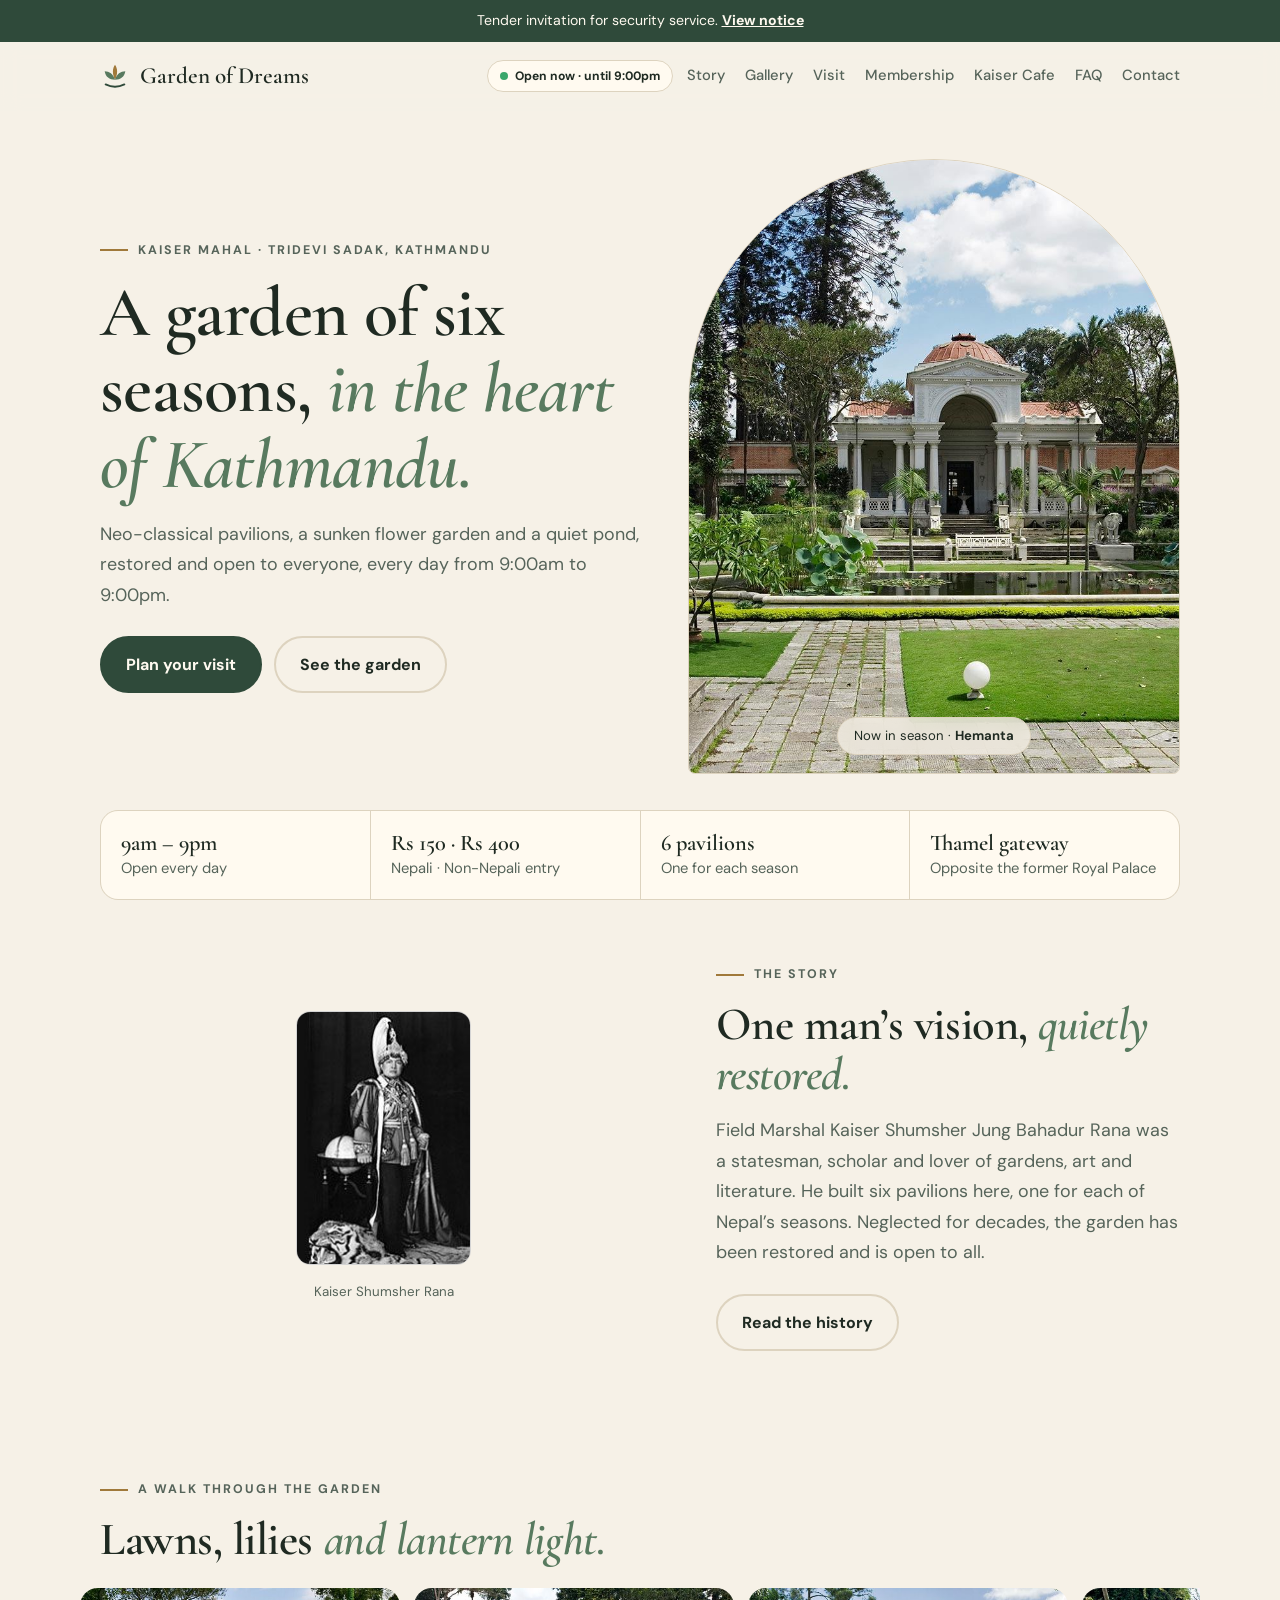
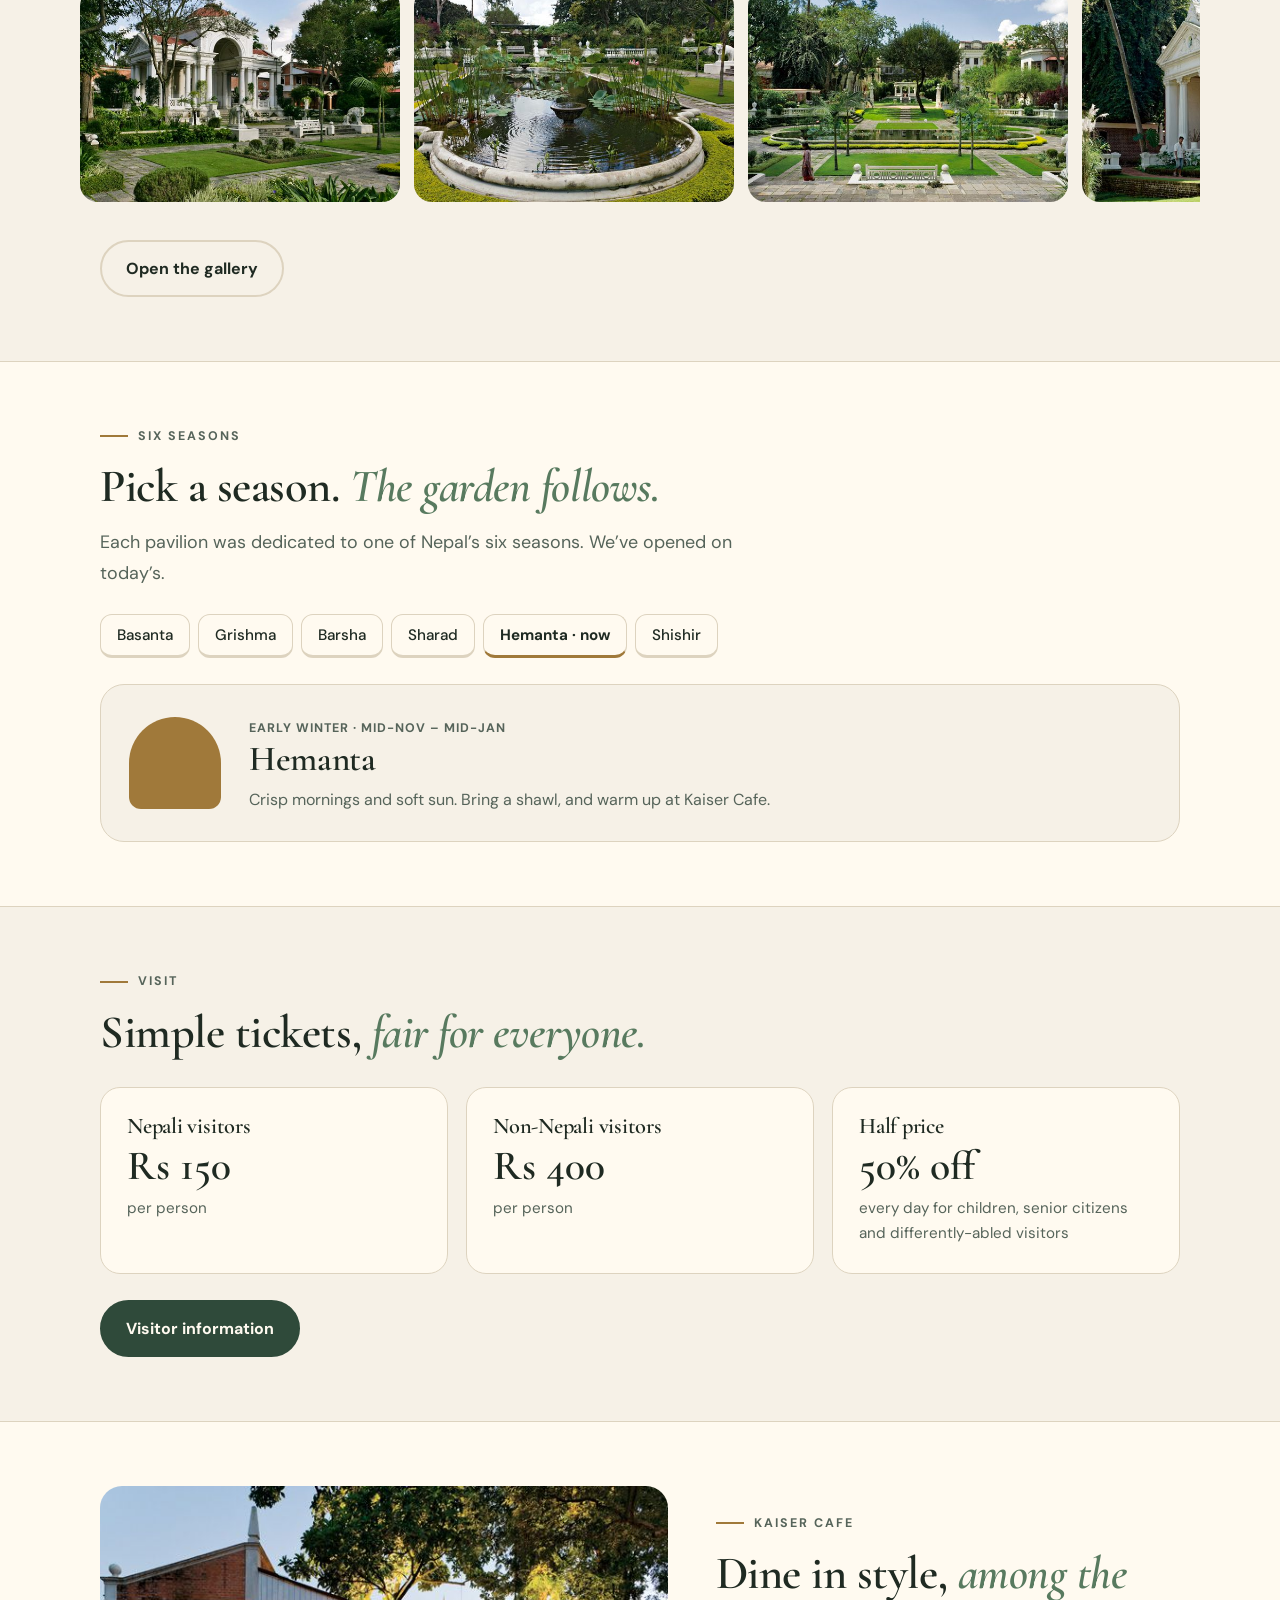
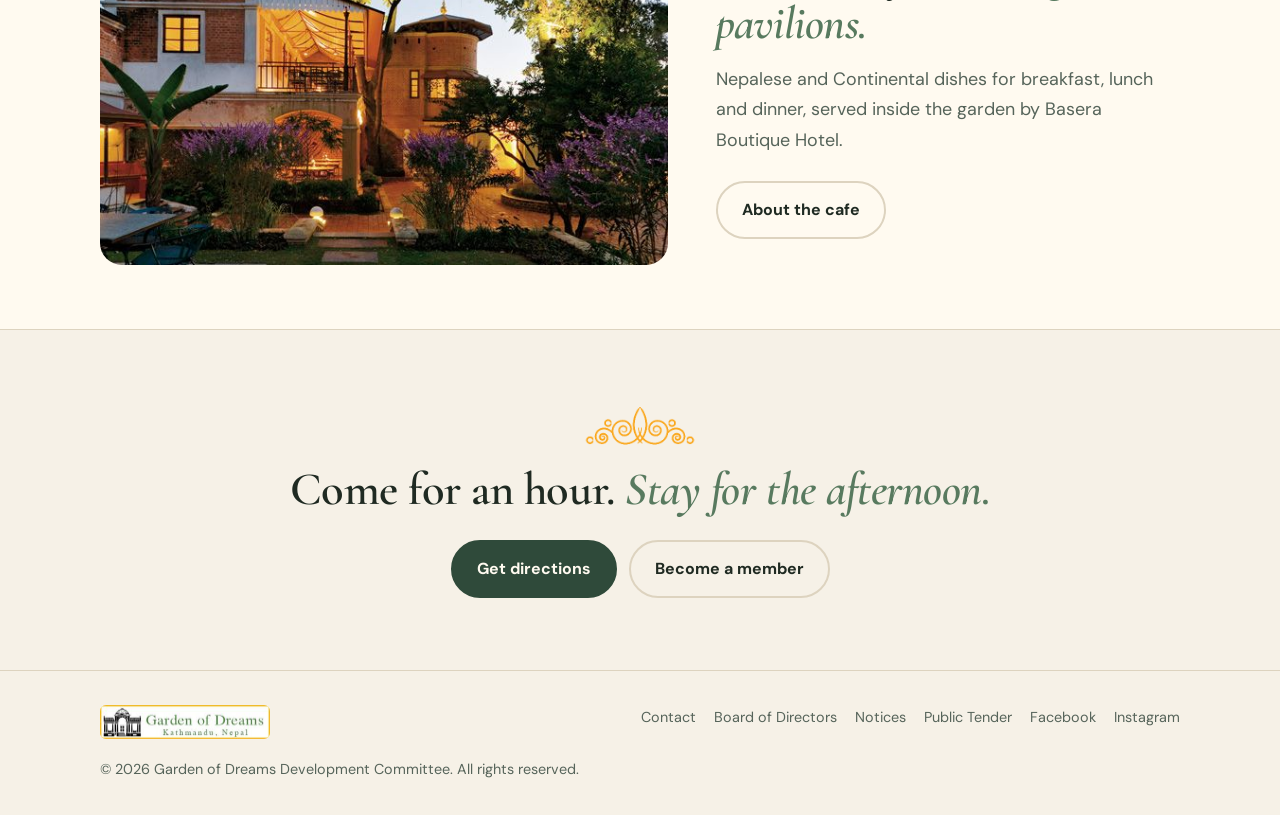
<file: index.html>
<!DOCTYPE html><html lang="en"><head><meta charset="utf-8"><meta name="viewport" content="width=device-width, initial-scale=1, viewport-fit=cover"><title>Garden of Dreams | Historic Garden at Kaiser Mahal, Kathmandu</title><meta name="description" content="Garden of Dreams is a restored neo-classical garden of six seasonal pavilions in Kathmandu, Nepal. Open daily 9am-9pm. Tickets, membership and Kaiser Cafe."><meta name="theme-color" content="#2f4a3a"><link rel="canonical" href="https://gardenofdreams.org.np/"><meta property="og:type" content="website"><meta property="og:site_name" content="Garden of Dreams"><meta property="og:title" content="Garden of Dreams | Historic Garden at Kaiser Mahal, Kathmandu"><meta property="og:description" content="Garden of Dreams is a restored neo-classical garden of six seasonal pavilions in Kathmandu, Nepal. Open daily 9am-9pm. Tickets, membership and Kaiser Cafe."><meta property="og:url" content="https://gardenofdreams.org.np/"><meta property="og:image" content="https://gardenofdreams.org.np/assets/img/3.jpg"><meta name="twitter:card" content="summary_large_image"><link rel="icon" href="data:image/svg+xml,&lt;svg xmlns=%22http://www.w3.org/2000/svg%22 viewBox=%220 0 100 100%22&gt;&lt;text y=%22.9em%22 font-size=%2290%22&gt;🌿&lt;/text&gt;&lt;/svg&gt;"><link rel="preconnect" href="https://fonts.googleapis.com"><link rel="preconnect" href="https://fonts.gstatic.com" crossorigin><link href="https://fonts.googleapis.com/css2?family=Cormorant+Garamond:ital,wght@0,500;0,600;1,500&family=DM+Sans:wght@400;500;700&display=swap" rel="stylesheet"><script type="application/ld+json">{"@context": "https://schema.org", "@type": "TouristAttraction", "name": "Garden of Dreams", "alternateName": "Kaiser Mahal", "url": "https://gardenofdreams.org.np/", "image": "https://gardenofdreams.org.np/assets/img/3.jpg", "telephone": "+977-1-4525340", "email": "info@gardenofdreams.org.np", "address": {"@type": "PostalAddress", "streetAddress": "Tridevi Sadak", "addressLocality": "Kathmandu", "postalCode": "44600", "addressCountry": "NP"}, "openingHoursSpecification": {"@type": "OpeningHoursSpecification", "dayOfWeek": ["Monday", "Tuesday", "Wednesday", "Thursday", "Friday", "Saturday", "Sunday"], "opens": "09:00", "closes": "21:00"}}</script><link rel="stylesheet" href="assets/style.css"></head><body><div class="notice">Tender invitation for security service. <a href="https://gardenofdreams.org.np/public-tender/" target="_blank" rel="noopener">View notice</a></div><a class="skip" href="#main">Skip to content</a><div id="pgb"></div><header class="top"><div class="w bar"><a class="logo" href="index.html" aria-label="Garden of Dreams, home"><svg width="30" height="30" viewBox="0 0 32 32" aria-hidden="true"><path d="M16 4c3 4 3 10 0 16-3-6-3-12 0-16z" fill="var(--accent)"/><path d="M5 11c5 0 9 3 11 9-6 0-10-3-11-9zM27 11c-5 0-9 3-11 9 6 0 10-3 11-9z" fill="var(--g2)"/><path d="M6 25c6 3 14 3 20 0" stroke="var(--g1)" stroke-width="2" fill="none" stroke-linecap="round"/></svg>Garden of Dreams</a><span class="pill" id="open">Opens 9:00am</span><button id="mb" aria-expanded="false" aria-controls="nav">Menu</button><nav id="nav" aria-label="Main"><a href="history.html">Story</a><a href="gallery.html">Gallery</a><a href="visit.html">Visit</a><a href="membership.html">Membership</a><a href="kaiser-cafe.html">Kaiser Cafe</a><a href="faq.html">FAQ</a><a href="contact.html">Contact</a></nav></div></header><main id="main"><section class="w hero"><div class="hc"><p class="eyebrow rv">Kaiser Mahal &middot; Tridevi Sadak, Kathmandu</p><h1 class="rv">A garden of six seasons, <em>in the heart of Kathmandu.</em></h1><p class="lead rv">Neo-classical pavilions, a sunken flower garden and a quiet pond, restored and open to everyone, every day from 9:00am to 9:00pm.</p><div class="btns rv"><a class="btn" href="visit.html">Plan your visit</a><a class="btn o" href="gallery.html">See the garden</a></div></div>
<div class="hi rv" style="--d:.15s"><img src="assets/img/3.jpg" alt="Garden pavilion across the central lawn on a clear day" width="1440" height="960" class="kb" decoding="async" ><span class="chip">Now in season &middot; <b id="cs">Sharad</b></span></div></section>
<div class="w rv"><div class="facts"><div><b>9am &ndash; 9pm</b>Open every day</div><div><b>Rs 150 &middot; Rs 400</b>Nepali &middot; Non-Nepali entry</div><div><b>6 pavilions</b>One for each season</div><div><b>Thamel gateway</b>Opposite the former Royal Palace</div></div></div>
<section class="sec w two"><div class="fig rv"><img src="assets/img/17.jpg" alt="Portrait of Field Marshal Kaiser Shumsher Jung Bahadur Rana" width="175" height="255" class="pt" loading=lazy decoding="async" ><small>Kaiser Shumsher Rana</small></div><div class="rv"><p class="eyebrow">The story</p><h2>One man&rsquo;s vision, <em>quietly restored.</em></h2><p class="lead">Field Marshal Kaiser Shumsher Jung Bahadur Rana was a statesman, scholar and lover of gardens, art and literature. He built six pavilions here, one for each of Nepal&rsquo;s seasons. Neglected for decades, the garden has been restored and is open to all.</p><div class="btns rv"><a class="btn o" href="history.html">Read the history</a></div></div></section>
<section class="sec"><div class="w"><p class="eyebrow rv">A walk through the garden</p><h2 class="rv">Lawns, lilies <em>and lantern light.</em></h2></div><div class="strip w"><a href="gallery.html" class="rv" style="--d:0.0s"><img src="assets/img/4.jpg" alt="White neo-classical pavilion framed by trees and lawn" width="600" height="400" loading=lazy decoding="async" ></a><a href="gallery.html" class="rv" style="--d:0.06s"><img src="assets/img/10.jpg" alt="Lily pond with a fountain at the heart of the garden" width="600" height="400" loading=lazy decoding="async" ></a><a href="gallery.html" class="rv" style="--d:0.12s"><img src="assets/img/11.jpg" alt="Sunken garden with pergola and formal lawns" width="600" height="400" loading=lazy decoding="async" ></a><a href="gallery.html" class="rv" style="--d:0.18s"><img src="assets/img/6.jpg" alt="Vine-covered white pavilion with columns" width="600" height="400" loading=lazy decoding="async" ></a><a href="gallery.html" class="rv" style="--d:0.24s"><img src="assets/img/13.jpg" alt="Fountain between brick walls at dusk" width="600" height="400" loading=lazy decoding="async" ></a><a href="gallery.html" class="rv" style="--d:0.3s"><img src="assets/img/8.jpg" alt="Curved stone steps and lawn terraces" width="600" height="400" loading=lazy decoding="async" ></a></div><div class="w"><div class="btns rv"><a class="btn o" href="gallery.html">Open the gallery</a></div></div></section>
<section class="sec alt"><div class="w"><p class="eyebrow rv">Six seasons</p><h2 class="rv">Pick a season. <em>The garden follows.</em></h2><p class="lead rv">Each pavilion was dedicated to one of Nepal&rsquo;s six seasons. We&rsquo;ve opened on today&rsquo;s.</p><div class="tabs rv" id="tabs" role="group" aria-label="Seasons"></div><div class="sp rv" aria-live="polite"><div class="dot"></div><div><small id="sr"></small><h3 id="sn"></h3><p id="st2"></p></div></div></div></section>
<section class="sec w"><p class="eyebrow rv">Visit</p><h2 class="rv">Simple tickets, <em>fair for everyone.</em></h2><div class="grid"><div class="card rv"><h3>Nepali visitors</h3><div class="price">Rs 150</div><p>per person</p></div><div class="card rv" style="--d:.08s"><h3>Non-Nepali visitors</h3><div class="price">Rs 400</div><p>per person</p></div><div class="card rv" style="--d:.16s"><h3>Half price</h3><div class="price">50% off</div><p>every day for children, senior citizens and differently-abled visitors</p></div></div><div class="btns rv"><a class="btn" href="visit.html">Visitor information</a></div></section>
<section class="sec alt"><div class="w two"><div class="pic rv"><img src="assets/img/15.jpg" alt="Brick building and terrace glowing at dusk" width="600" height="400" loading=lazy decoding="async" ></div><div class="rv"><p class="eyebrow">Kaiser Cafe</p><h2>Dine in style, <em>among the pavilions.</em></h2><p class="lead">Nepalese and Continental dishes for breakfast, lunch and dinner, served inside the garden by Basera Boutique Hotel.</p><div class="btns rv"><a class="btn o" href="kaiser-cafe.html">About the cafe</a></div></div></div></section>
<section class="band"><div class="w rv"><img src="assets/img/s.png" alt="" width="400" height="114" class="sw" loading=lazy decoding="async" ><h2>Come for an hour. <em>Stay for the afternoon.</em></h2><div class="btns rv"><a class="btn" href="https://maps.google.com/?q=Garden%20of%20Dreams%2C%20Tridevi%20Sadak%2C%20Kathmandu%2044600">Get directions</a><a class="btn o" href="membership.html">Become a member</a></div></div></section></main><footer><div class="w fw"><div class="fl"><img src="assets/img/l.jpg" alt="Garden of Dreams, Kathmandu, Nepal" width="340" height="69" class="lg" loading=lazy decoding="async" ><p>&copy; <span id="yr">2026</span> Garden of Dreams Development Committee. All rights reserved.</p></div><nav class="fn" aria-label="Official pages"><a href="contact.html">Contact</a><a href="https://gardenofdreams.org.np/board-of-directors/" target="_blank" rel="noopener">Board of Directors</a><a href="https://gardenofdreams.org.np/public-notice/" target="_blank" rel="noopener">Notices</a><a href="https://gardenofdreams.org.np/public-tender/" target="_blank" rel="noopener">Public Tender</a><a href="https://www.facebook.com/profile.php?id=100068884853095" target="_blank" rel="noopener">Facebook</a><a href="https://www.instagram.com/gardenofdreamskaisermahal" target="_blank" rel="noopener">Instagram</a></nav></div></footer>
<div id="lb" role="dialog" aria-modal="true" aria-label="Photo viewer"><button class="lbb" id="lbx" aria-label="Close">&times;</button><button class="lbb lp" id="lbp" aria-label="Previous photo">&lsaquo;</button><img id="lbi" alt=""><p id="lbc"></p><button class="lbb ln" id="lbn" aria-label="Next photo">&rsaquo;</button></div><script src="assets/app.js" defer></script></body></html>
</file>
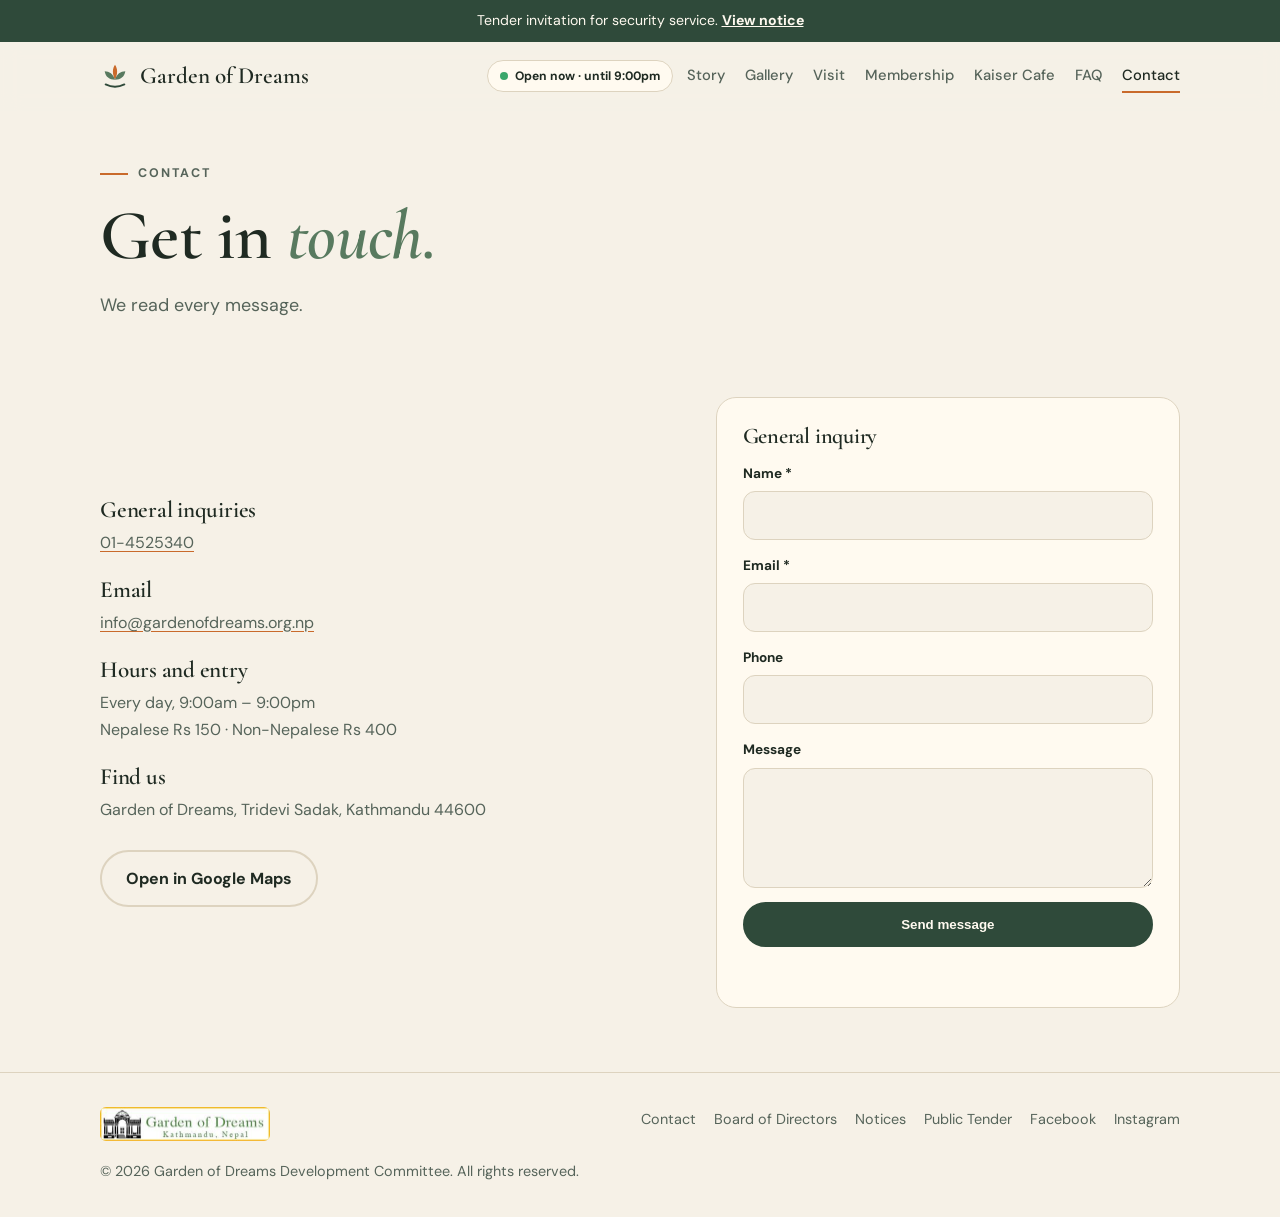
<file: contact.html>
<!DOCTYPE html><html lang="en"><head><meta charset="utf-8"><meta name="viewport" content="width=device-width, initial-scale=1, viewport-fit=cover"><title>Contact | Garden of Dreams, Kathmandu</title><meta name="description" content="Contact Garden of Dreams: call 01-4525340, email info@gardenofdreams.org.np, or find us on Tridevi Sadak, Kathmandu 44600."><meta name="theme-color" content="#2f4a3a"><link rel="canonical" href="https://gardenofdreams.org.np/contact.html"><meta property="og:type" content="website"><meta property="og:site_name" content="Garden of Dreams"><meta property="og:title" content="Contact | Garden of Dreams, Kathmandu"><meta property="og:description" content="Contact Garden of Dreams: call 01-4525340, email info@gardenofdreams.org.np, or find us on Tridevi Sadak, Kathmandu 44600."><meta property="og:url" content="https://gardenofdreams.org.np/contact.html"><meta property="og:image" content="https://gardenofdreams.org.np/assets/img/11.jpg"><meta name="twitter:card" content="summary_large_image"><link rel="icon" href="data:image/svg+xml,&lt;svg xmlns=%22http://www.w3.org/2000/svg%22 viewBox=%220 0 100 100%22&gt;&lt;text y=%22.9em%22 font-size=%2290%22&gt;🌿&lt;/text&gt;&lt;/svg&gt;"><link rel="preconnect" href="https://fonts.googleapis.com"><link rel="preconnect" href="https://fonts.gstatic.com" crossorigin><link href="https://fonts.googleapis.com/css2?family=Cormorant+Garamond:ital,wght@0,500;0,600;1,500&family=DM+Sans:wght@400;500;700&display=swap" rel="stylesheet"><link rel="stylesheet" href="assets/style.css"></head><body><div class="notice">Tender invitation for security service. <a href="https://gardenofdreams.org.np/public-tender/" target="_blank" rel="noopener">View notice</a></div><a class="skip" href="#main">Skip to content</a><div id="pgb"></div><header class="top"><div class="w bar"><a class="logo" href="index.html" aria-label="Garden of Dreams, home"><svg width="30" height="30" viewBox="0 0 32 32" aria-hidden="true"><path d="M16 4c3 4 3 10 0 16-3-6-3-12 0-16z" fill="var(--accent)"/><path d="M5 11c5 0 9 3 11 9-6 0-10-3-11-9zM27 11c-5 0-9 3-11 9 6 0 10-3 11-9z" fill="var(--g2)"/><path d="M6 25c6 3 14 3 20 0" stroke="var(--g1)" stroke-width="2" fill="none" stroke-linecap="round"/></svg>Garden of Dreams</a><span class="pill" id="open">Opens 9:00am</span><button id="mb" aria-expanded="false" aria-controls="nav">Menu</button><nav id="nav" aria-label="Main"><a href="history.html">Story</a><a href="gallery.html">Gallery</a><a href="visit.html">Visit</a><a href="membership.html">Membership</a><a href="kaiser-cafe.html">Kaiser Cafe</a><a href="faq.html">FAQ</a><a href="contact.html" aria-current=page>Contact</a></nav></div></header><main id="main"><div class="ph w"><p class="eyebrow rv">Contact</p><h1 class="rv">Get in <em>touch.</em></h1><p class="lead rv">We read every message.</p></div>
<section class="w sec two"><div class="ct rv"><h3>General inquiries</h3><p><a href="tel:+97714525340">01-4525340</a></p><h3>Email</h3><p><a href="mailto:info@gardenofdreams.org.np">info@gardenofdreams.org.np</a></p><h3>Hours and entry</h3><p>Every day, 9:00am &ndash; 9:00pm<br>Nepalese Rs 150 &middot; Non-Nepalese Rs 400</p><h3>Find us</h3><p>Garden of Dreams, Tridevi Sadak, Kathmandu 44600</p><div class="btns rv"><a class="btn o" href="https://maps.google.com/?q=Garden%20of%20Dreams%2C%20Tridevi%20Sadak%2C%20Kathmandu%2044600">Open in Google Maps</a></div></div>
<form id="f" class="card rv" novalidate><h3>General inquiry</h3><label>Name *<input name="n" required autocomplete="name"></label><label>Email *<input name="e" type="email" required autocomplete="email"></label><label>Phone<input name="p" type="tel" autocomplete="tel"></label><label>Message<textarea name="m"></textarea></label><button class="btn" type="submit">Send message</button><p id="st" role="status"></p></form></section></main><footer><div class="w fw"><div class="fl"><img src="assets/img/l.jpg" alt="Garden of Dreams, Kathmandu, Nepal" width="340" height="69" class="lg" loading=lazy decoding="async" ><p>&copy; <span id="yr">2026</span> Garden of Dreams Development Committee. All rights reserved.</p></div><nav class="fn" aria-label="Official pages"><a href="contact.html">Contact</a><a href="https://gardenofdreams.org.np/board-of-directors/" target="_blank" rel="noopener">Board of Directors</a><a href="https://gardenofdreams.org.np/public-notice/" target="_blank" rel="noopener">Notices</a><a href="https://gardenofdreams.org.np/public-tender/" target="_blank" rel="noopener">Public Tender</a><a href="https://www.facebook.com/profile.php?id=100068884853095" target="_blank" rel="noopener">Facebook</a><a href="https://www.instagram.com/gardenofdreamskaisermahal" target="_blank" rel="noopener">Instagram</a></nav></div></footer>
<div id="lb" role="dialog" aria-modal="true" aria-label="Photo viewer"><button class="lbb" id="lbx" aria-label="Close">&times;</button><button class="lbb lp" id="lbp" aria-label="Previous photo">&lsaquo;</button><img id="lbi" alt=""><p id="lbc"></p><button class="lbb ln" id="lbn" aria-label="Next photo">&rsaquo;</button></div><script src="assets/app.js" defer></script></body></html>
</file>
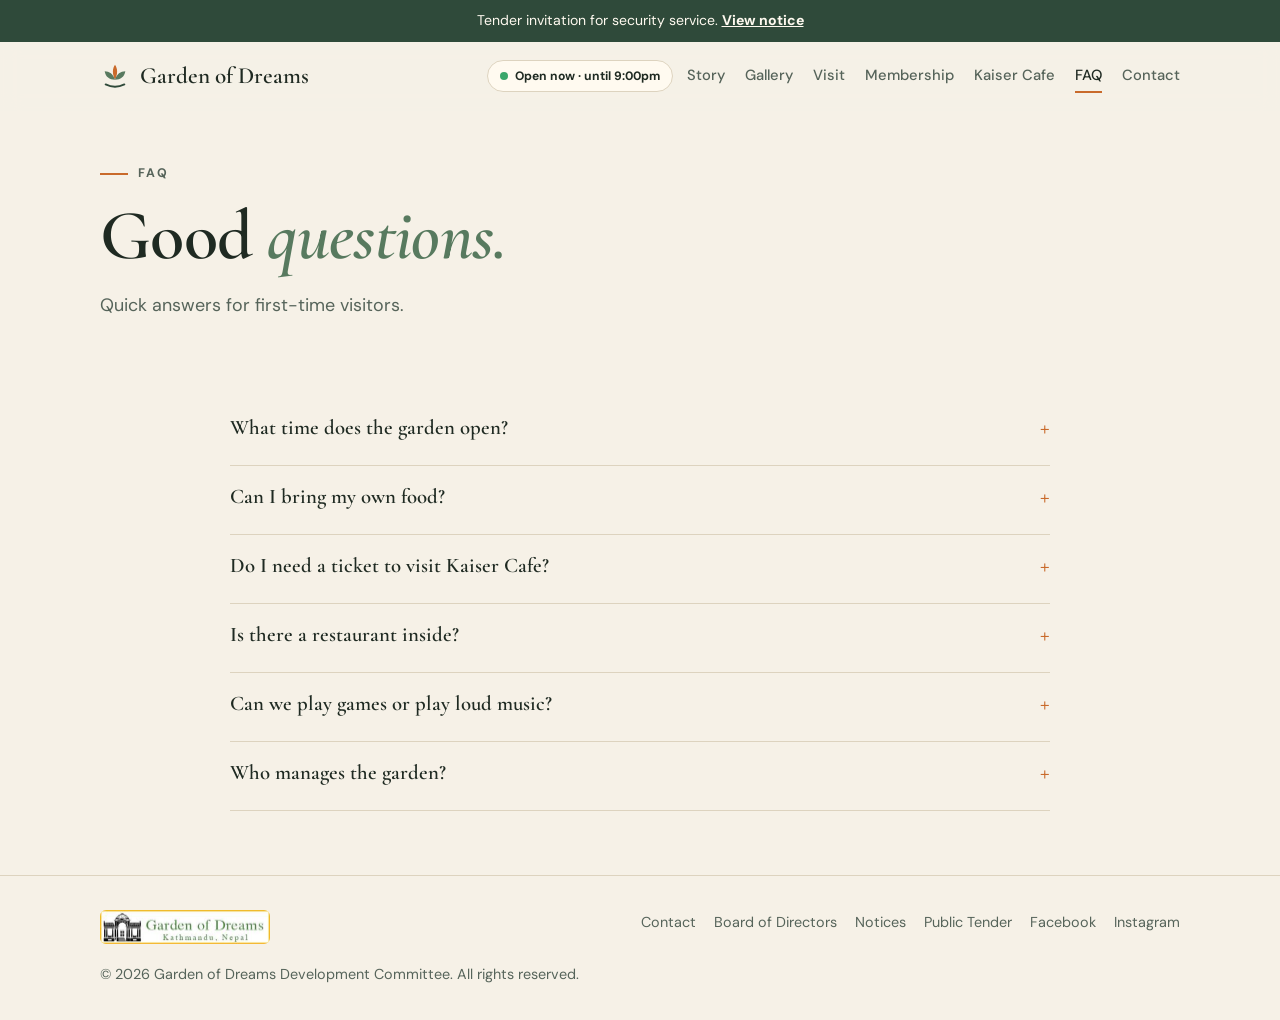
<file: faq.html>
<!DOCTYPE html><html lang="en"><head><meta charset="utf-8"><meta name="viewport" content="width=device-width, initial-scale=1, viewport-fit=cover"><title>FAQ | Garden of Dreams, Kathmandu</title><meta name="description" content="Answers about opening hours, tickets, food, rules and who manages the Garden of Dreams in Kathmandu."><meta name="theme-color" content="#2f4a3a"><link rel="canonical" href="https://gardenofdreams.org.np/faq.html"><meta property="og:type" content="website"><meta property="og:site_name" content="Garden of Dreams"><meta property="og:title" content="FAQ | Garden of Dreams, Kathmandu"><meta property="og:description" content="Answers about opening hours, tickets, food, rules and who manages the Garden of Dreams in Kathmandu."><meta property="og:url" content="https://gardenofdreams.org.np/faq.html"><meta property="og:image" content="https://gardenofdreams.org.np/assets/img/5.jpg"><meta name="twitter:card" content="summary_large_image"><link rel="icon" href="data:image/svg+xml,&lt;svg xmlns=%22http://www.w3.org/2000/svg%22 viewBox=%220 0 100 100%22&gt;&lt;text y=%22.9em%22 font-size=%2290%22&gt;🌿&lt;/text&gt;&lt;/svg&gt;"><link rel="preconnect" href="https://fonts.googleapis.com"><link rel="preconnect" href="https://fonts.gstatic.com" crossorigin><link href="https://fonts.googleapis.com/css2?family=Cormorant+Garamond:ital,wght@0,500;0,600;1,500&family=DM+Sans:wght@400;500;700&display=swap" rel="stylesheet"><script type="application/ld+json">{"@context": "https://schema.org", "@type": "FAQPage", "mainEntity": [{"@type": "Question", "name": "What time does the garden open?", "acceptedAnswer": {"@type": "Answer", "text": "Every day of the week, from 9:00am to 9:00pm."}}, {"@type": "Question", "name": "Can I bring my own food?", "acceptedAnswer": {"@type": "Answer", "text": "No. Kaiser Cafe, managed by Basera Boutique Hotel, offers food and drinks inside the garden."}}, {"@type": "Question", "name": "Do I need a ticket to visit Kaiser Cafe?", "acceptedAnswer": {"@type": "Answer", "text": "Yes. You buy a garden ticket first and then walk to the cafe. Admission fees are the main source of income that sustains the garden."}}, {"@type": "Question", "name": "Is there a restaurant inside?", "acceptedAnswer": {"@type": "Answer", "text": "Yes. Kaiser Cafe serves international standard cuisine, with Nepalese and Continental food for breakfast, lunch and dinner."}}, {"@type": "Question", "name": "Can we play games or play loud music?", "acceptedAnswer": {"@type": "Answer", "text": "No. The garden is neither a party palace nor a playground, and loud sound disturbs other visitors."}}, {"@type": "Question", "name": "Who manages the garden?", "acceptedAnswer": {"@type": "Answer", "text": "The Garden of Dreams Development Board, an autonomous body under Nepal's Ministry of Education."}}]}</script><link rel="stylesheet" href="assets/style.css"></head><body><div class="notice">Tender invitation for security service. <a href="https://gardenofdreams.org.np/public-tender/" target="_blank" rel="noopener">View notice</a></div><a class="skip" href="#main">Skip to content</a><div id="pgb"></div><header class="top"><div class="w bar"><a class="logo" href="index.html" aria-label="Garden of Dreams, home"><svg width="30" height="30" viewBox="0 0 32 32" aria-hidden="true"><path d="M16 4c3 4 3 10 0 16-3-6-3-12 0-16z" fill="var(--accent)"/><path d="M5 11c5 0 9 3 11 9-6 0-10-3-11-9zM27 11c-5 0-9 3-11 9 6 0 10-3 11-9z" fill="var(--g2)"/><path d="M6 25c6 3 14 3 20 0" stroke="var(--g1)" stroke-width="2" fill="none" stroke-linecap="round"/></svg>Garden of Dreams</a><span class="pill" id="open">Opens 9:00am</span><button id="mb" aria-expanded="false" aria-controls="nav">Menu</button><nav id="nav" aria-label="Main"><a href="history.html">Story</a><a href="gallery.html">Gallery</a><a href="visit.html">Visit</a><a href="membership.html">Membership</a><a href="kaiser-cafe.html">Kaiser Cafe</a><a href="faq.html" aria-current=page>FAQ</a><a href="contact.html">Contact</a></nav></div></header><main id="main"><div class="ph w"><p class="eyebrow rv">FAQ</p><h1 class="rv">Good <em>questions.</em></h1><p class="lead rv">Quick answers for first-time visitors.</p></div><section class="w sec" style="max-width:860px"><details class="rv"><summary>What time does the garden open?</summary><p>Every day of the week, from 9:00am to 9:00pm.</p></details><details class="rv"><summary>Can I bring my own food?</summary><p>No. Kaiser Cafe, managed by Basera Boutique Hotel, offers food and drinks inside the garden.</p></details><details class="rv"><summary>Do I need a ticket to visit Kaiser Cafe?</summary><p>Yes. You buy a garden ticket first and then walk to the cafe. Admission fees are the main source of income that sustains the garden.</p></details><details class="rv"><summary>Is there a restaurant inside?</summary><p>Yes. Kaiser Cafe serves international standard cuisine, with Nepalese and Continental food for breakfast, lunch and dinner.</p></details><details class="rv"><summary>Can we play games or play loud music?</summary><p>No. The garden is neither a party palace nor a playground, and loud sound disturbs other visitors.</p></details><details class="rv"><summary>Who manages the garden?</summary><p>The Garden of Dreams Development Board, an autonomous body under Nepal's Ministry of Education.</p></details></section></main><footer><div class="w fw"><div class="fl"><img src="assets/img/l.jpg" alt="Garden of Dreams, Kathmandu, Nepal" width="340" height="69" class="lg" loading=lazy decoding="async" ><p>&copy; <span id="yr">2026</span> Garden of Dreams Development Committee. All rights reserved.</p></div><nav class="fn" aria-label="Official pages"><a href="contact.html">Contact</a><a href="https://gardenofdreams.org.np/board-of-directors/" target="_blank" rel="noopener">Board of Directors</a><a href="https://gardenofdreams.org.np/public-notice/" target="_blank" rel="noopener">Notices</a><a href="https://gardenofdreams.org.np/public-tender/" target="_blank" rel="noopener">Public Tender</a><a href="https://www.facebook.com/profile.php?id=100068884853095" target="_blank" rel="noopener">Facebook</a><a href="https://www.instagram.com/gardenofdreamskaisermahal" target="_blank" rel="noopener">Instagram</a></nav></div></footer>
<div id="lb" role="dialog" aria-modal="true" aria-label="Photo viewer"><button class="lbb" id="lbx" aria-label="Close">&times;</button><button class="lbb lp" id="lbp" aria-label="Previous photo">&lsaquo;</button><img id="lbi" alt=""><p id="lbc"></p><button class="lbb ln" id="lbn" aria-label="Next photo">&rsaquo;</button></div><script src="assets/app.js" defer></script></body></html>
</file>
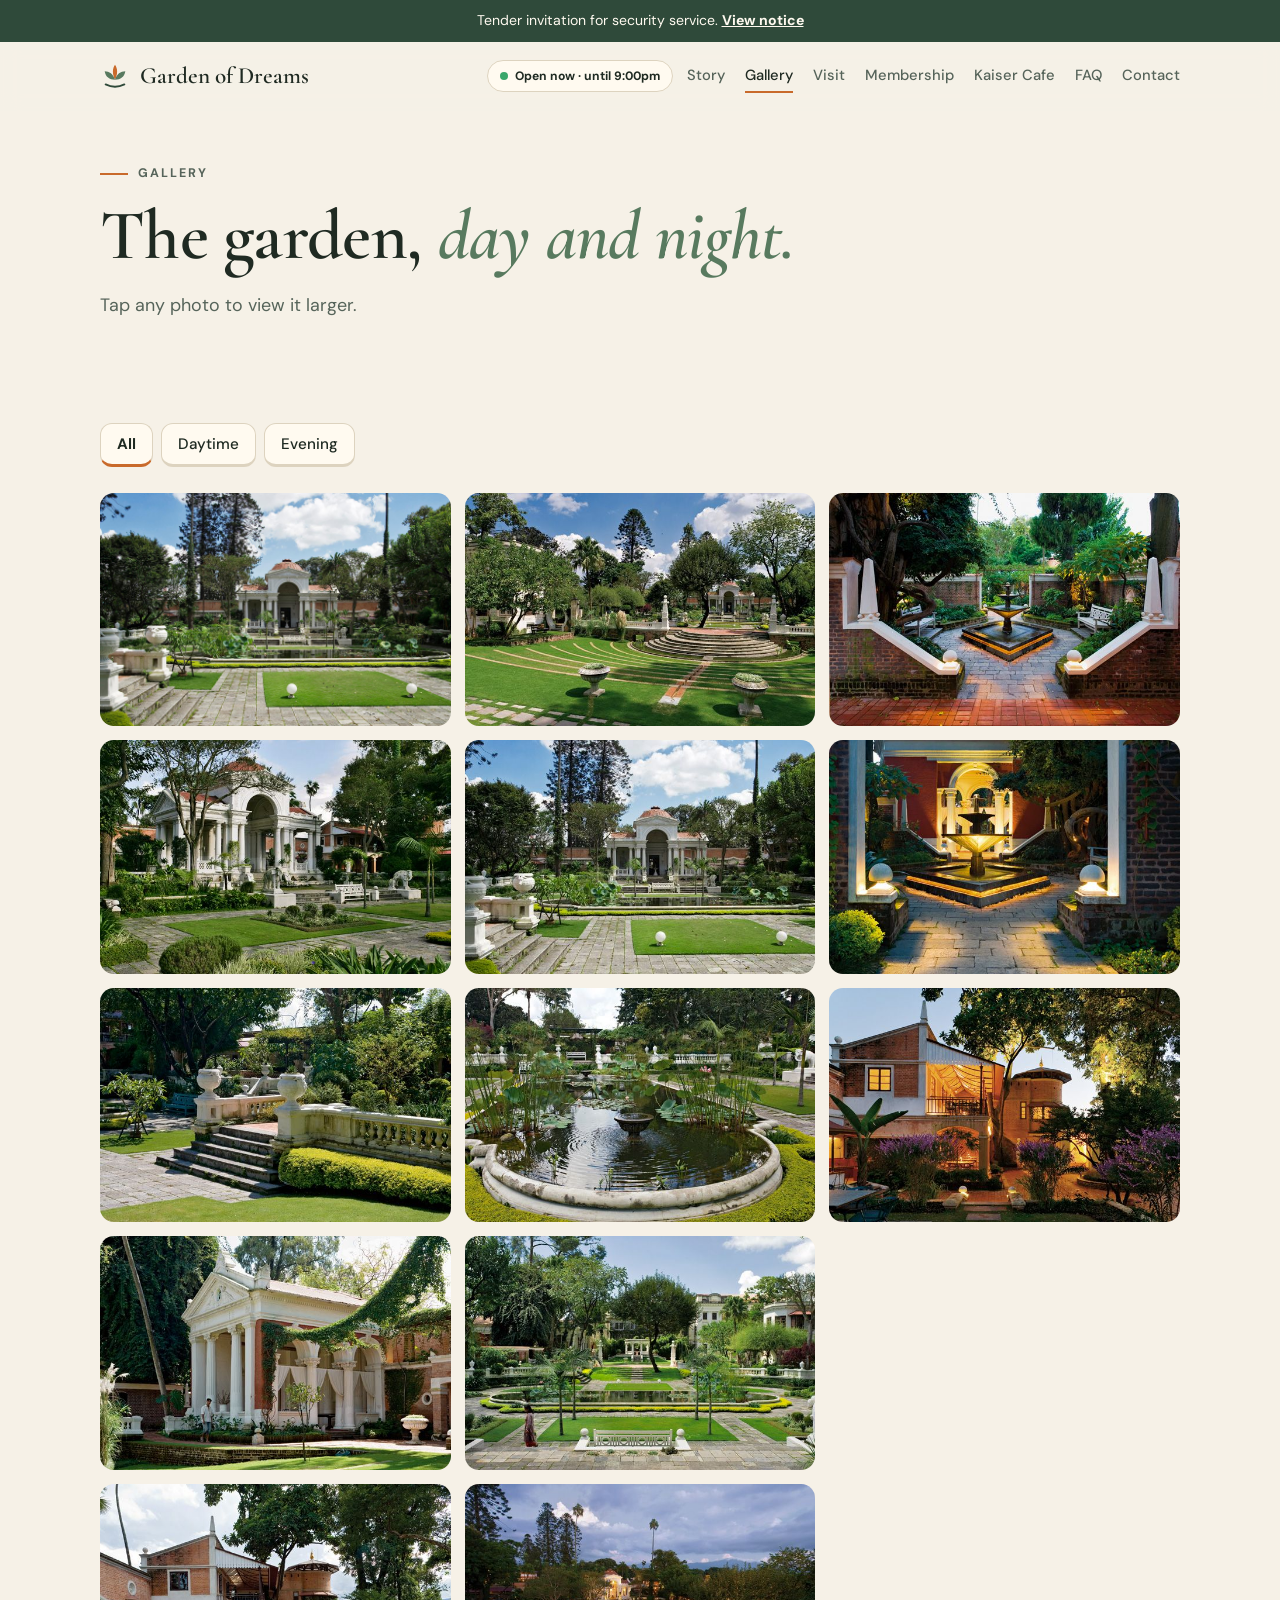
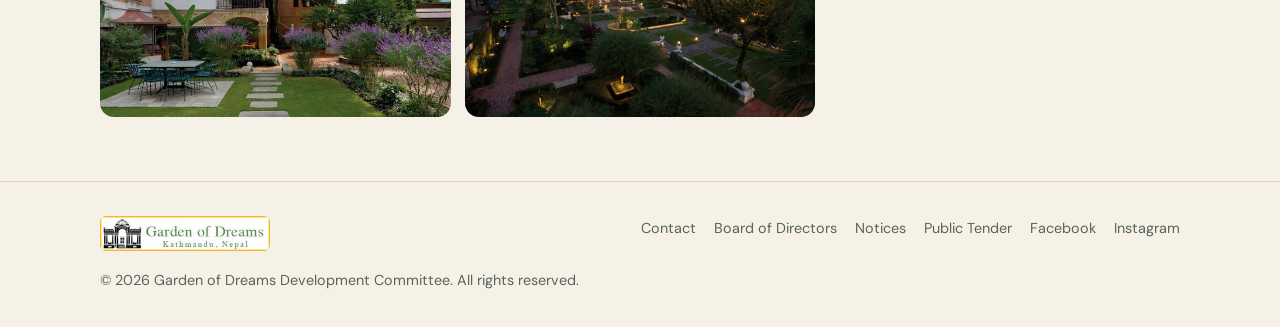
<file: gallery.html>
<!DOCTYPE html><html lang="en"><head><meta charset="utf-8"><meta name="viewport" content="width=device-width, initial-scale=1, viewport-fit=cover"><title>Gallery | Garden of Dreams, Kathmandu</title><meta name="description" content="Photos of the Garden of Dreams in Kathmandu: pavilions, lawns, the lily pond and fountains by day and at night."><meta name="theme-color" content="#2f4a3a"><link rel="canonical" href="https://gardenofdreams.org.np/gallery.html"><meta property="og:type" content="website"><meta property="og:site_name" content="Garden of Dreams"><meta property="og:title" content="Gallery | Garden of Dreams, Kathmandu"><meta property="og:description" content="Photos of the Garden of Dreams in Kathmandu: pavilions, lawns, the lily pond and fountains by day and at night."><meta property="og:url" content="https://gardenofdreams.org.np/gallery.html"><meta property="og:image" content="https://gardenofdreams.org.np/assets/img/12.jpg"><meta name="twitter:card" content="summary_large_image"><link rel="icon" href="data:image/svg+xml,&lt;svg xmlns=%22http://www.w3.org/2000/svg%22 viewBox=%220 0 100 100%22&gt;&lt;text y=%22.9em%22 font-size=%2290%22&gt;🌿&lt;/text&gt;&lt;/svg&gt;"><link rel="preconnect" href="https://fonts.googleapis.com"><link rel="preconnect" href="https://fonts.gstatic.com" crossorigin><link href="https://fonts.googleapis.com/css2?family=Cormorant+Garamond:ital,wght@0,500;0,600;1,500&family=DM+Sans:wght@400;500;700&display=swap" rel="stylesheet"><link rel="stylesheet" href="assets/style.css"></head><body><div class="notice">Tender invitation for security service. <a href="https://gardenofdreams.org.np/public-tender/" target="_blank" rel="noopener">View notice</a></div><a class="skip" href="#main">Skip to content</a><div id="pgb"></div><header class="top"><div class="w bar"><a class="logo" href="index.html" aria-label="Garden of Dreams, home"><svg width="30" height="30" viewBox="0 0 32 32" aria-hidden="true"><path d="M16 4c3 4 3 10 0 16-3-6-3-12 0-16z" fill="var(--accent)"/><path d="M5 11c5 0 9 3 11 9-6 0-10-3-11-9zM27 11c-5 0-9 3-11 9 6 0 10-3 11-9z" fill="var(--g2)"/><path d="M6 25c6 3 14 3 20 0" stroke="var(--g1)" stroke-width="2" fill="none" stroke-linecap="round"/></svg>Garden of Dreams</a><span class="pill" id="open">Opens 9:00am</span><button id="mb" aria-expanded="false" aria-controls="nav">Menu</button><nav id="nav" aria-label="Main"><a href="history.html">Story</a><a href="gallery.html" aria-current=page>Gallery</a><a href="visit.html">Visit</a><a href="membership.html">Membership</a><a href="kaiser-cafe.html">Kaiser Cafe</a><a href="faq.html">FAQ</a><a href="contact.html">Contact</a></nav></div></header><main id="main"><div class="ph w"><p class="eyebrow rv">Gallery</p><h1 class="rv">The garden, <em>day and night.</em></h1><p class="lead rv">Tap any photo to view it larger.</p></div><section class="w sec"><div class="tabs rv" id="flt" role="group" aria-label="Filter photos"><button type="button" data-f="all" aria-pressed="true">All</button><button type="button" data-f="day" aria-pressed="false">Daytime</button><button type="button" data-f="eve" aria-pressed="false">Evening</button></div><div class="mas"><button type="button" data-t="day" class="rv" aria-label="Open photo: Garden pavilion across the central lawn on a clear day"><img src="assets/img/3.jpg" alt="Garden pavilion across the central lawn on a clear day" width="1440" height="960" loading=lazy decoding="async" ></button><button type="button" data-t="day" class="rv" aria-label="Open photo: White neo-classical pavilion framed by trees and lawn"><img src="assets/img/4.jpg" alt="White neo-classical pavilion framed by trees and lawn" width="600" height="400" loading=lazy decoding="async" ></button><button type="button" data-t="day" class="rv" aria-label="Open photo: Stone steps and balustrade with decorative urns"><img src="assets/img/5.jpg" alt="Stone steps and balustrade with decorative urns" width="600" height="400" loading=lazy decoding="async" ></button><button type="button" data-t="day" class="rv" aria-label="Open photo: Vine-covered white pavilion with columns"><img src="assets/img/6.jpg" alt="Vine-covered white pavilion with columns" width="600" height="400" loading=lazy decoding="async" ></button><button type="button" data-t="day" class="rv" aria-label="Open photo: Brick building with a terrace table among lavender"><img src="assets/img/7.jpg" alt="Brick building with a terrace table among lavender" width="600" height="400" loading=lazy decoding="async" ></button><button type="button" data-t="day" class="rv" aria-label="Open photo: Curved stone steps and lawn terraces"><img src="assets/img/8.jpg" alt="Curved stone steps and lawn terraces" width="600" height="400" loading=lazy decoding="async" ></button><button type="button" data-t="day" class="rv" aria-label="Open photo: Pavilion at the end of the lawn beneath tall pines"><img src="assets/img/9.jpg" alt="Pavilion at the end of the lawn beneath tall pines" width="600" height="400" loading=lazy decoding="async" ></button><button type="button" data-t="day" class="rv" aria-label="Open photo: Lily pond with a fountain at the heart of the garden"><img src="assets/img/10.jpg" alt="Lily pond with a fountain at the heart of the garden" width="600" height="400" loading=lazy decoding="async" ></button><button type="button" data-t="day" class="rv" aria-label="Open photo: Sunken garden with pergola and formal lawns"><img src="assets/img/11.jpg" alt="Sunken garden with pergola and formal lawns" width="600" height="400" loading=lazy decoding="async" ></button><button type="button" data-t="eve" class="rv" aria-label="Open photo: The garden lit at dusk, seen from above"><img src="assets/img/12.jpg" alt="The garden lit at dusk, seen from above" width="600" height="400" loading=lazy decoding="async" ></button><button type="button" data-t="eve" class="rv" aria-label="Open photo: Fountain between brick walls at dusk"><img src="assets/img/13.jpg" alt="Fountain between brick walls at dusk" width="600" height="400" loading=lazy decoding="async" ></button><button type="button" data-t="eve" class="rv" aria-label="Open photo: Illuminated fountain in a courtyard at night"><img src="assets/img/14.jpg" alt="Illuminated fountain in a courtyard at night" width="600" height="400" loading=lazy decoding="async" ></button><button type="button" data-t="eve" class="rv" aria-label="Open photo: Brick building and terrace glowing at dusk"><img src="assets/img/15.jpg" alt="Brick building and terrace glowing at dusk" width="600" height="400" loading=lazy decoding="async" ></button></div></section></main><footer><div class="w fw"><div class="fl"><img src="assets/img/l.jpg" alt="Garden of Dreams, Kathmandu, Nepal" width="340" height="69" class="lg" loading=lazy decoding="async" ><p>&copy; <span id="yr">2026</span> Garden of Dreams Development Committee. All rights reserved.</p></div><nav class="fn" aria-label="Official pages"><a href="contact.html">Contact</a><a href="https://gardenofdreams.org.np/board-of-directors/" target="_blank" rel="noopener">Board of Directors</a><a href="https://gardenofdreams.org.np/public-notice/" target="_blank" rel="noopener">Notices</a><a href="https://gardenofdreams.org.np/public-tender/" target="_blank" rel="noopener">Public Tender</a><a href="https://www.facebook.com/profile.php?id=100068884853095" target="_blank" rel="noopener">Facebook</a><a href="https://www.instagram.com/gardenofdreamskaisermahal" target="_blank" rel="noopener">Instagram</a></nav></div></footer>
<div id="lb" role="dialog" aria-modal="true" aria-label="Photo viewer"><button class="lbb" id="lbx" aria-label="Close">&times;</button><button class="lbb lp" id="lbp" aria-label="Previous photo">&lsaquo;</button><img id="lbi" alt=""><p id="lbc"></p><button class="lbb ln" id="lbn" aria-label="Next photo">&rsaquo;</button></div><script src="assets/app.js" defer></script></body></html>
</file>
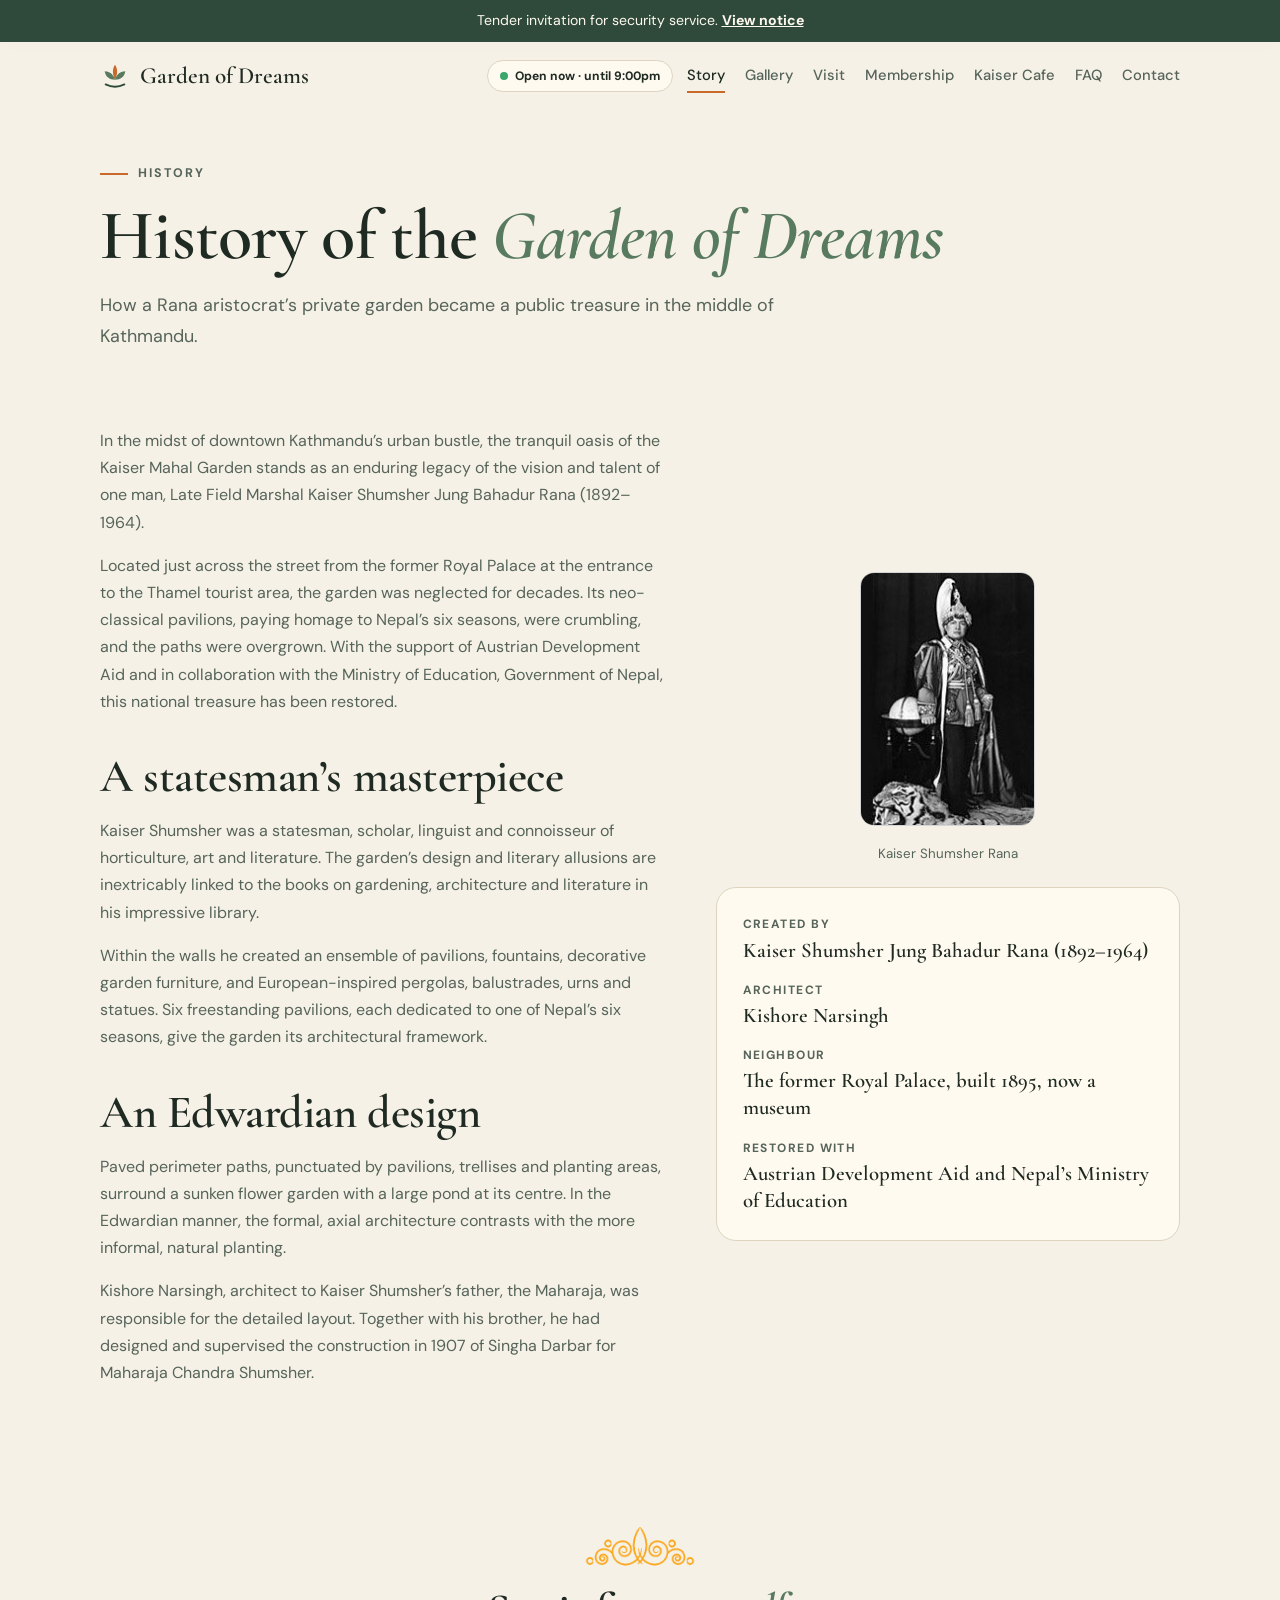
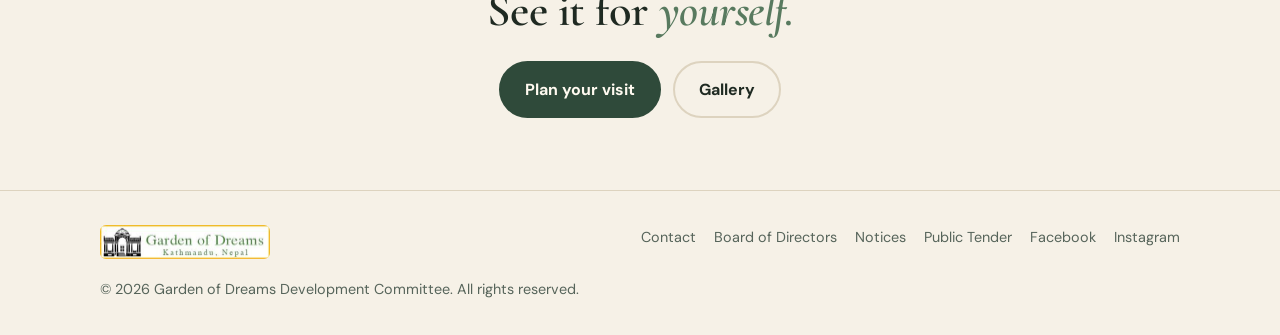
<file: history.html>
<!DOCTYPE html><html lang="en"><head><meta charset="utf-8"><meta name="viewport" content="width=device-width, initial-scale=1, viewport-fit=cover"><title>History of Garden of Dreams | Kaiser Shumsher Rana, Kathmandu</title><meta name="description" content="The story of Kaiser Mahal: Field Marshal Kaiser Shumsher Rana's neo-classical garden of six season pavilions, restored with Austrian Development Aid."><meta name="theme-color" content="#2f4a3a"><link rel="canonical" href="https://gardenofdreams.org.np/history.html"><meta property="og:type" content="website"><meta property="og:site_name" content="Garden of Dreams"><meta property="og:title" content="History of Garden of Dreams | Kaiser Shumsher Rana, Kathmandu"><meta property="og:description" content="The story of Kaiser Mahal: Field Marshal Kaiser Shumsher Rana's neo-classical garden of six season pavilions, restored with Austrian Development Aid."><meta property="og:url" content="https://gardenofdreams.org.np/history.html"><meta property="og:image" content="https://gardenofdreams.org.np/assets/img/17.jpg"><meta name="twitter:card" content="summary_large_image"><link rel="icon" href="data:image/svg+xml,&lt;svg xmlns=%22http://www.w3.org/2000/svg%22 viewBox=%220 0 100 100%22&gt;&lt;text y=%22.9em%22 font-size=%2290%22&gt;🌿&lt;/text&gt;&lt;/svg&gt;"><link rel="preconnect" href="https://fonts.googleapis.com"><link rel="preconnect" href="https://fonts.gstatic.com" crossorigin><link href="https://fonts.googleapis.com/css2?family=Cormorant+Garamond:ital,wght@0,500;0,600;1,500&family=DM+Sans:wght@400;500;700&display=swap" rel="stylesheet"><link rel="stylesheet" href="assets/style.css"></head><body><div class="notice">Tender invitation for security service. <a href="https://gardenofdreams.org.np/public-tender/" target="_blank" rel="noopener">View notice</a></div><a class="skip" href="#main">Skip to content</a><div id="pgb"></div><header class="top"><div class="w bar"><a class="logo" href="index.html" aria-label="Garden of Dreams, home"><svg width="30" height="30" viewBox="0 0 32 32" aria-hidden="true"><path d="M16 4c3 4 3 10 0 16-3-6-3-12 0-16z" fill="var(--accent)"/><path d="M5 11c5 0 9 3 11 9-6 0-10-3-11-9zM27 11c-5 0-9 3-11 9 6 0 10-3 11-9z" fill="var(--g2)"/><path d="M6 25c6 3 14 3 20 0" stroke="var(--g1)" stroke-width="2" fill="none" stroke-linecap="round"/></svg>Garden of Dreams</a><span class="pill" id="open">Opens 9:00am</span><button id="mb" aria-expanded="false" aria-controls="nav">Menu</button><nav id="nav" aria-label="Main"><a href="history.html" aria-current=page>Story</a><a href="gallery.html">Gallery</a><a href="visit.html">Visit</a><a href="membership.html">Membership</a><a href="kaiser-cafe.html">Kaiser Cafe</a><a href="faq.html">FAQ</a><a href="contact.html">Contact</a></nav></div></header><main id="main"><div class="ph w"><p class="eyebrow rv">History</p><h1 class="rv">History of the <em>Garden of Dreams</em></h1><p class="lead rv">How a Rana aristocrat&rsquo;s private garden became a public treasure in the middle of Kathmandu.</p></div>
<section class="w two sec"><article class="story rv"><p>In the midst of downtown Kathmandu&rsquo;s urban bustle, the tranquil oasis of the Kaiser Mahal Garden stands as an enduring legacy of the vision and talent of one man, Late Field Marshal Kaiser Shumsher Jung Bahadur Rana (1892&ndash;1964).</p>
<p>Located just across the street from the former Royal Palace at the entrance to the Thamel tourist area, the garden was neglected for decades. Its neo-classical pavilions, paying homage to Nepal&rsquo;s six seasons, were crumbling, and the paths were overgrown. With the support of Austrian Development Aid and in collaboration with the Ministry of Education, Government of Nepal, this national treasure has been restored.</p>
<h2>A statesman&rsquo;s masterpiece</h2><p>Kaiser Shumsher was a statesman, scholar, linguist and connoisseur of horticulture, art and literature. The garden&rsquo;s design and literary allusions are inextricably linked to the books on gardening, architecture and literature in his impressive library.</p>
<p>Within the walls he created an ensemble of pavilions, fountains, decorative garden furniture, and European-inspired pergolas, balustrades, urns and statues. Six freestanding pavilions, each dedicated to one of Nepal&rsquo;s six seasons, give the garden its architectural framework.</p>
<h2>An Edwardian design</h2><p>Paved perimeter paths, punctuated by pavilions, trellises and planting areas, surround a sunken flower garden with a large pond at its centre. In the Edwardian manner, the formal, axial architecture contrasts with the more informal, natural planting.</p>
<p>Kishore Narsingh, architect to Kaiser Shumsher&rsquo;s father, the Maharaja, was responsible for the detailed layout. Together with his brother, he had designed and supervised the construction in 1907 of Singha Darbar for Maharaja Chandra Shumsher.</p></article>
<aside class="rv"><div class="fig"><img src="assets/img/17.jpg" alt="Portrait of Field Marshal Kaiser Shumsher Jung Bahadur Rana" width="175" height="255" class="pt" loading=lazy decoding="async" ><small>Kaiser Shumsher Rana</small></div><dl class="card"><dt>Created by</dt><dd>Kaiser Shumsher Jung Bahadur Rana (1892&ndash;1964)</dd><dt>Architect</dt><dd>Kishore Narsingh</dd><dt>Neighbour</dt><dd>The former Royal Palace, built 1895, now a museum</dd><dt>Restored with</dt><dd>Austrian Development Aid and Nepal&rsquo;s Ministry of Education</dd></dl></aside></section>
<section class="band"><div class="w rv"><img src="assets/img/s.png" alt="" width="400" height="114" class="sw" loading=lazy decoding="async" ><h2>See it for <em>yourself.</em></h2><div class="btns rv"><a class="btn" href="visit.html">Plan your visit</a><a class="btn o" href="gallery.html">Gallery</a></div></div></section></main><footer><div class="w fw"><div class="fl"><img src="assets/img/l.jpg" alt="Garden of Dreams, Kathmandu, Nepal" width="340" height="69" class="lg" loading=lazy decoding="async" ><p>&copy; <span id="yr">2026</span> Garden of Dreams Development Committee. All rights reserved.</p></div><nav class="fn" aria-label="Official pages"><a href="contact.html">Contact</a><a href="https://gardenofdreams.org.np/board-of-directors/" target="_blank" rel="noopener">Board of Directors</a><a href="https://gardenofdreams.org.np/public-notice/" target="_blank" rel="noopener">Notices</a><a href="https://gardenofdreams.org.np/public-tender/" target="_blank" rel="noopener">Public Tender</a><a href="https://www.facebook.com/profile.php?id=100068884853095" target="_blank" rel="noopener">Facebook</a><a href="https://www.instagram.com/gardenofdreamskaisermahal" target="_blank" rel="noopener">Instagram</a></nav></div></footer>
<div id="lb" role="dialog" aria-modal="true" aria-label="Photo viewer"><button class="lbb" id="lbx" aria-label="Close">&times;</button><button class="lbb lp" id="lbp" aria-label="Previous photo">&lsaquo;</button><img id="lbi" alt=""><p id="lbc"></p><button class="lbb ln" id="lbn" aria-label="Next photo">&rsaquo;</button></div><script src="assets/app.js" defer></script></body></html>
</file>
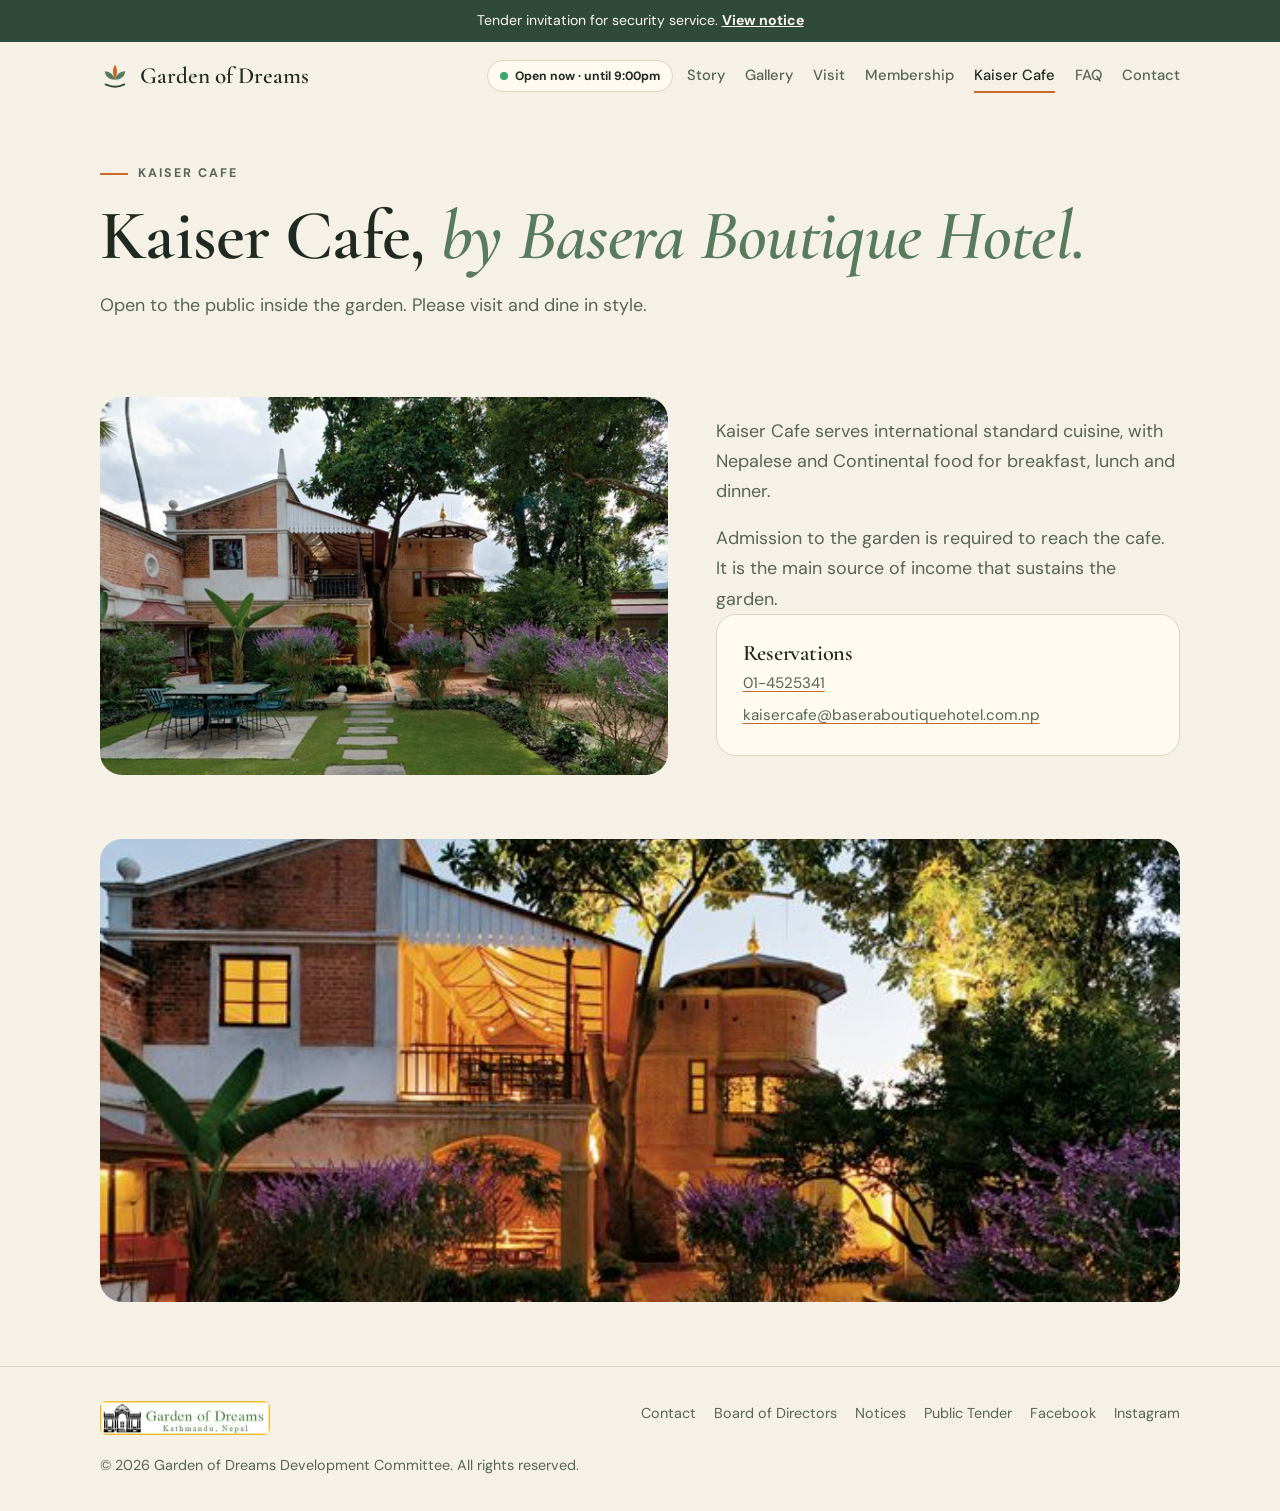
<file: kaiser-cafe.html>
<!DOCTYPE html><html lang="en"><head><meta charset="utf-8"><meta name="viewport" content="width=device-width, initial-scale=1, viewport-fit=cover"><title>Kaiser Cafe | Dining inside Garden of Dreams, Kathmandu</title><meta name="description" content="Kaiser Cafe, run by Basera Boutique Hotel inside the Garden of Dreams, serves Nepalese and Continental food. Call 01-4525341."><meta name="theme-color" content="#2f4a3a"><link rel="canonical" href="https://gardenofdreams.org.np/kaiser-cafe.html"><meta property="og:type" content="website"><meta property="og:site_name" content="Garden of Dreams"><meta property="og:title" content="Kaiser Cafe | Dining inside Garden of Dreams, Kathmandu"><meta property="og:description" content="Kaiser Cafe, run by Basera Boutique Hotel inside the Garden of Dreams, serves Nepalese and Continental food. Call 01-4525341."><meta property="og:url" content="https://gardenofdreams.org.np/kaiser-cafe.html"><meta property="og:image" content="https://gardenofdreams.org.np/assets/img/7.jpg"><meta name="twitter:card" content="summary_large_image"><link rel="icon" href="data:image/svg+xml,&lt;svg xmlns=%22http://www.w3.org/2000/svg%22 viewBox=%220 0 100 100%22&gt;&lt;text y=%22.9em%22 font-size=%2290%22&gt;🌿&lt;/text&gt;&lt;/svg&gt;"><link rel="preconnect" href="https://fonts.googleapis.com"><link rel="preconnect" href="https://fonts.gstatic.com" crossorigin><link href="https://fonts.googleapis.com/css2?family=Cormorant+Garamond:ital,wght@0,500;0,600;1,500&family=DM+Sans:wght@400;500;700&display=swap" rel="stylesheet"><link rel="stylesheet" href="assets/style.css"></head><body><div class="notice">Tender invitation for security service. <a href="https://gardenofdreams.org.np/public-tender/" target="_blank" rel="noopener">View notice</a></div><a class="skip" href="#main">Skip to content</a><div id="pgb"></div><header class="top"><div class="w bar"><a class="logo" href="index.html" aria-label="Garden of Dreams, home"><svg width="30" height="30" viewBox="0 0 32 32" aria-hidden="true"><path d="M16 4c3 4 3 10 0 16-3-6-3-12 0-16z" fill="var(--accent)"/><path d="M5 11c5 0 9 3 11 9-6 0-10-3-11-9zM27 11c-5 0-9 3-11 9 6 0 10-3 11-9z" fill="var(--g2)"/><path d="M6 25c6 3 14 3 20 0" stroke="var(--g1)" stroke-width="2" fill="none" stroke-linecap="round"/></svg>Garden of Dreams</a><span class="pill" id="open">Opens 9:00am</span><button id="mb" aria-expanded="false" aria-controls="nav">Menu</button><nav id="nav" aria-label="Main"><a href="history.html">Story</a><a href="gallery.html">Gallery</a><a href="visit.html">Visit</a><a href="membership.html">Membership</a><a href="kaiser-cafe.html" aria-current=page>Kaiser Cafe</a><a href="faq.html">FAQ</a><a href="contact.html">Contact</a></nav></div></header><main id="main"><div class="ph w"><p class="eyebrow rv">Kaiser Cafe</p><h1 class="rv">Kaiser Cafe, <em>by Basera Boutique Hotel.</em></h1><p class="lead rv">Open to the public inside the garden. Please visit and dine in style.</p></div>
<section class="w sec two"><div class="pic rv"><img src="assets/img/7.jpg" alt="Brick building with a terrace table among lavender" width="600" height="400" loading=lazy decoding="async" ></div><div class="rv"><p class="lead" style="margin-top:0">Kaiser Cafe serves international standard cuisine, with Nepalese and Continental food for breakfast, lunch and dinner.</p><p class="lead">Admission to the garden is required to reach the cafe. It is the main source of income that sustains the garden.</p><div class="card ct"><h3>Reservations</h3><p><a href="tel:+97714525341">01-4525341</a></p><p><a href="mailto:kaisercafe@baseraboutiquehotel.com.np">kaisercafe@baseraboutiquehotel.com.np</a></p></div></div></section>
<section class="w sec" style="padding-top:0"><div class="pic wide rv"><img src="assets/img/15.jpg" alt="Brick building and terrace glowing at dusk" width="600" height="400" loading=lazy decoding="async" ></div></section></main><footer><div class="w fw"><div class="fl"><img src="assets/img/l.jpg" alt="Garden of Dreams, Kathmandu, Nepal" width="340" height="69" class="lg" loading=lazy decoding="async" ><p>&copy; <span id="yr">2026</span> Garden of Dreams Development Committee. All rights reserved.</p></div><nav class="fn" aria-label="Official pages"><a href="contact.html">Contact</a><a href="https://gardenofdreams.org.np/board-of-directors/" target="_blank" rel="noopener">Board of Directors</a><a href="https://gardenofdreams.org.np/public-notice/" target="_blank" rel="noopener">Notices</a><a href="https://gardenofdreams.org.np/public-tender/" target="_blank" rel="noopener">Public Tender</a><a href="https://www.facebook.com/profile.php?id=100068884853095" target="_blank" rel="noopener">Facebook</a><a href="https://www.instagram.com/gardenofdreamskaisermahal" target="_blank" rel="noopener">Instagram</a></nav></div></footer>
<div id="lb" role="dialog" aria-modal="true" aria-label="Photo viewer"><button class="lbb" id="lbx" aria-label="Close">&times;</button><button class="lbb lp" id="lbp" aria-label="Previous photo">&lsaquo;</button><img id="lbi" alt=""><p id="lbc"></p><button class="lbb ln" id="lbn" aria-label="Next photo">&rsaquo;</button></div><script src="assets/app.js" defer></script></body></html>
</file>
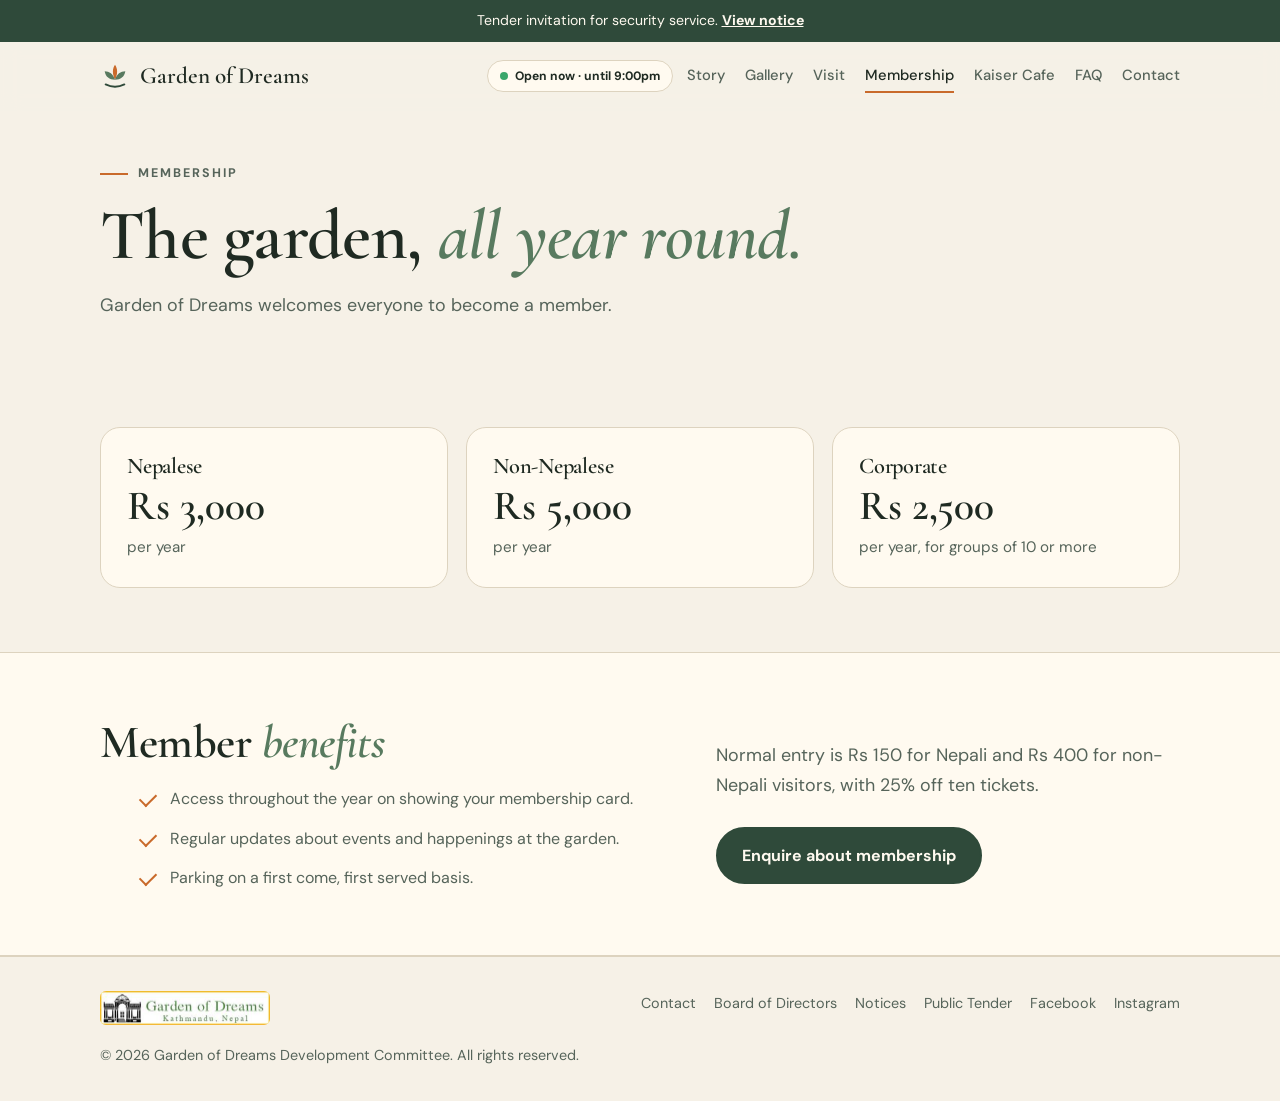
<file: membership.html>
<!DOCTYPE html><html lang="en"><head><meta charset="utf-8"><meta name="viewport" content="width=device-width, initial-scale=1, viewport-fit=cover"><title>Membership | Garden of Dreams Kathmandu</title><meta name="description" content="Annual membership Rs 3,000 (Nepalese), Rs 5,000 (non-Nepalese), Rs 2,500 for corporate groups of ten or more. Year-round access and parking."><meta name="theme-color" content="#2f4a3a"><link rel="canonical" href="https://gardenofdreams.org.np/membership.html"><meta property="og:type" content="website"><meta property="og:site_name" content="Garden of Dreams"><meta property="og:title" content="Membership | Garden of Dreams Kathmandu"><meta property="og:description" content="Annual membership Rs 3,000 (Nepalese), Rs 5,000 (non-Nepalese), Rs 2,500 for corporate groups of ten or more. Year-round access and parking."><meta property="og:url" content="https://gardenofdreams.org.np/membership.html"><meta property="og:image" content="https://gardenofdreams.org.np/assets/img/10.jpg"><meta name="twitter:card" content="summary_large_image"><link rel="icon" href="data:image/svg+xml,&lt;svg xmlns=%22http://www.w3.org/2000/svg%22 viewBox=%220 0 100 100%22&gt;&lt;text y=%22.9em%22 font-size=%2290%22&gt;🌿&lt;/text&gt;&lt;/svg&gt;"><link rel="preconnect" href="https://fonts.googleapis.com"><link rel="preconnect" href="https://fonts.gstatic.com" crossorigin><link href="https://fonts.googleapis.com/css2?family=Cormorant+Garamond:ital,wght@0,500;0,600;1,500&family=DM+Sans:wght@400;500;700&display=swap" rel="stylesheet"><link rel="stylesheet" href="assets/style.css"></head><body><div class="notice">Tender invitation for security service. <a href="https://gardenofdreams.org.np/public-tender/" target="_blank" rel="noopener">View notice</a></div><a class="skip" href="#main">Skip to content</a><div id="pgb"></div><header class="top"><div class="w bar"><a class="logo" href="index.html" aria-label="Garden of Dreams, home"><svg width="30" height="30" viewBox="0 0 32 32" aria-hidden="true"><path d="M16 4c3 4 3 10 0 16-3-6-3-12 0-16z" fill="var(--accent)"/><path d="M5 11c5 0 9 3 11 9-6 0-10-3-11-9zM27 11c-5 0-9 3-11 9 6 0 10-3 11-9z" fill="var(--g2)"/><path d="M6 25c6 3 14 3 20 0" stroke="var(--g1)" stroke-width="2" fill="none" stroke-linecap="round"/></svg>Garden of Dreams</a><span class="pill" id="open">Opens 9:00am</span><button id="mb" aria-expanded="false" aria-controls="nav">Menu</button><nav id="nav" aria-label="Main"><a href="history.html">Story</a><a href="gallery.html">Gallery</a><a href="visit.html">Visit</a><a href="membership.html" aria-current=page>Membership</a><a href="kaiser-cafe.html">Kaiser Cafe</a><a href="faq.html">FAQ</a><a href="contact.html">Contact</a></nav></div></header><main id="main"><div class="ph w"><p class="eyebrow rv">Membership</p><h1 class="rv">The garden, <em>all year round.</em></h1><p class="lead rv">Garden of Dreams welcomes everyone to become a member.</p></div>
<section class="w sec"><div class="grid"><div class="card rv"><h3>Nepalese</h3><div class="price">Rs 3,000</div><p>per year</p></div><div class="card rv" style="--d:.08s"><h3>Non-Nepalese</h3><div class="price">Rs 5,000</div><p>per year</p></div><div class="card rv" style="--d:.16s"><h3>Corporate</h3><div class="price">Rs 2,500</div><p>per year, for groups of 10 or more</p></div></div></section>
<section class="sec alt"><div class="w two"><div class="rv"><h2>Member <em>benefits</em></h2><ul class="tick"><li>Access throughout the year on showing your membership card.</li><li>Regular updates about events and happenings at the garden.</li><li>Parking on a first come, first served basis.</li></ul></div><div class="rv"><p class="lead">Normal entry is Rs 150 for Nepali and Rs 400 for non-Nepali visitors, with 25% off ten tickets.</p><div class="btns rv"><a class="btn" href="contact.html">Enquire about membership</a></div></div></div></section></main><footer><div class="w fw"><div class="fl"><img src="assets/img/l.jpg" alt="Garden of Dreams, Kathmandu, Nepal" width="340" height="69" class="lg" loading=lazy decoding="async" ><p>&copy; <span id="yr">2026</span> Garden of Dreams Development Committee. All rights reserved.</p></div><nav class="fn" aria-label="Official pages"><a href="contact.html">Contact</a><a href="https://gardenofdreams.org.np/board-of-directors/" target="_blank" rel="noopener">Board of Directors</a><a href="https://gardenofdreams.org.np/public-notice/" target="_blank" rel="noopener">Notices</a><a href="https://gardenofdreams.org.np/public-tender/" target="_blank" rel="noopener">Public Tender</a><a href="https://www.facebook.com/profile.php?id=100068884853095" target="_blank" rel="noopener">Facebook</a><a href="https://www.instagram.com/gardenofdreamskaisermahal" target="_blank" rel="noopener">Instagram</a></nav></div></footer>
<div id="lb" role="dialog" aria-modal="true" aria-label="Photo viewer"><button class="lbb" id="lbx" aria-label="Close">&times;</button><button class="lbb lp" id="lbp" aria-label="Previous photo">&lsaquo;</button><img id="lbi" alt=""><p id="lbc"></p><button class="lbb ln" id="lbn" aria-label="Next photo">&rsaquo;</button></div><script src="assets/app.js" defer></script></body></html>
</file>
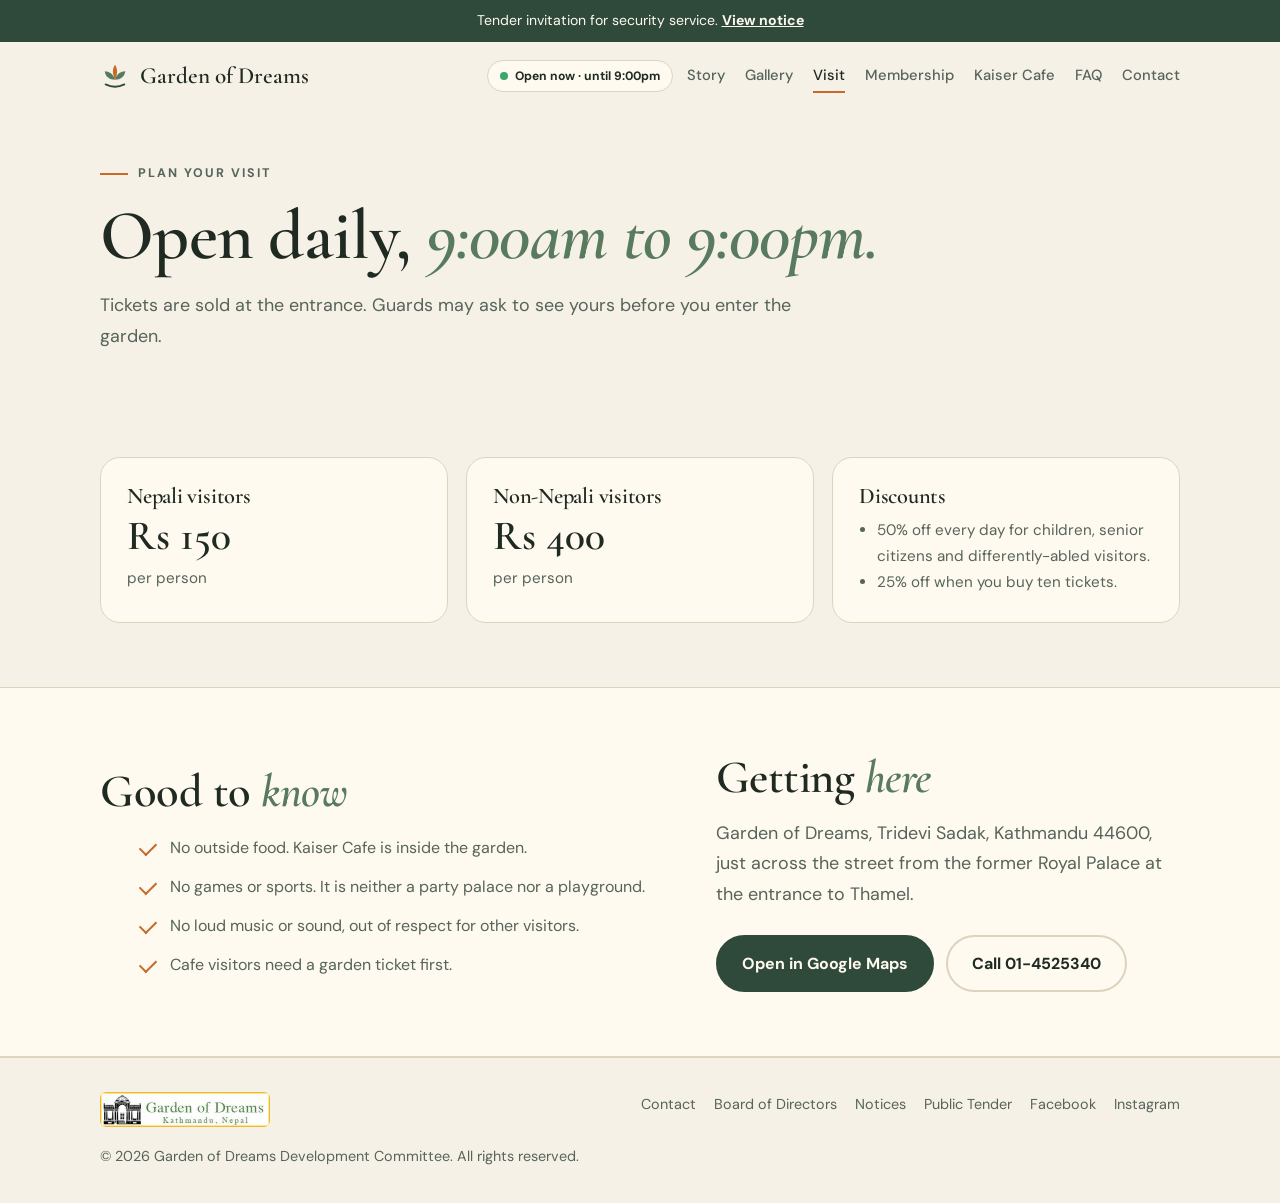
<file: visit.html>
<!DOCTYPE html><html lang="en"><head><meta charset="utf-8"><meta name="viewport" content="width=device-width, initial-scale=1, viewport-fit=cover"><title>Visit | Opening Hours, Tickets and Rules | Garden of Dreams</title><meta name="description" content="Garden of Dreams opens daily 9am-9pm. Entry Rs 150 for Nepali and Rs 400 for non-Nepali visitors, 50% off for children and seniors. Tridevi Sadak, Kathmandu."><meta name="theme-color" content="#2f4a3a"><link rel="canonical" href="https://gardenofdreams.org.np/visit.html"><meta property="og:type" content="website"><meta property="og:site_name" content="Garden of Dreams"><meta property="og:title" content="Visit | Opening Hours, Tickets and Rules | Garden of Dreams"><meta property="og:description" content="Garden of Dreams opens daily 9am-9pm. Entry Rs 150 for Nepali and Rs 400 for non-Nepali visitors, 50% off for children and seniors. Tridevi Sadak, Kathmandu."><meta property="og:url" content="https://gardenofdreams.org.np/visit.html"><meta property="og:image" content="https://gardenofdreams.org.np/assets/img/4.jpg"><meta name="twitter:card" content="summary_large_image"><link rel="icon" href="data:image/svg+xml,&lt;svg xmlns=%22http://www.w3.org/2000/svg%22 viewBox=%220 0 100 100%22&gt;&lt;text y=%22.9em%22 font-size=%2290%22&gt;🌿&lt;/text&gt;&lt;/svg&gt;"><link rel="preconnect" href="https://fonts.googleapis.com"><link rel="preconnect" href="https://fonts.gstatic.com" crossorigin><link href="https://fonts.googleapis.com/css2?family=Cormorant+Garamond:ital,wght@0,500;0,600;1,500&family=DM+Sans:wght@400;500;700&display=swap" rel="stylesheet"><link rel="stylesheet" href="assets/style.css"></head><body><div class="notice">Tender invitation for security service. <a href="https://gardenofdreams.org.np/public-tender/" target="_blank" rel="noopener">View notice</a></div><a class="skip" href="#main">Skip to content</a><div id="pgb"></div><header class="top"><div class="w bar"><a class="logo" href="index.html" aria-label="Garden of Dreams, home"><svg width="30" height="30" viewBox="0 0 32 32" aria-hidden="true"><path d="M16 4c3 4 3 10 0 16-3-6-3-12 0-16z" fill="var(--accent)"/><path d="M5 11c5 0 9 3 11 9-6 0-10-3-11-9zM27 11c-5 0-9 3-11 9 6 0 10-3 11-9z" fill="var(--g2)"/><path d="M6 25c6 3 14 3 20 0" stroke="var(--g1)" stroke-width="2" fill="none" stroke-linecap="round"/></svg>Garden of Dreams</a><span class="pill" id="open">Opens 9:00am</span><button id="mb" aria-expanded="false" aria-controls="nav">Menu</button><nav id="nav" aria-label="Main"><a href="history.html">Story</a><a href="gallery.html">Gallery</a><a href="visit.html" aria-current=page>Visit</a><a href="membership.html">Membership</a><a href="kaiser-cafe.html">Kaiser Cafe</a><a href="faq.html">FAQ</a><a href="contact.html">Contact</a></nav></div></header><main id="main"><div class="ph w"><p class="eyebrow rv">Plan your visit</p><h1 class="rv">Open daily, <em>9:00am to 9:00pm.</em></h1><p class="lead rv">Tickets are sold at the entrance. Guards may ask to see yours before you enter the garden.</p></div>
<section class="w sec"><div class="grid"><div class="card rv"><h3>Nepali visitors</h3><div class="price">Rs 150</div><p>per person</p></div><div class="card rv" style="--d:.08s"><h3>Non-Nepali visitors</h3><div class="price">Rs 400</div><p>per person</p></div><div class="card rv" style="--d:.16s"><h3>Discounts</h3><ul><li>50% off every day for children, senior citizens and differently-abled visitors.</li><li>25% off when you buy ten tickets.</li></ul></div></div></section>
<section class="sec alt"><div class="w two"><div class="rv"><h2>Good to <em>know</em></h2><ul class="tick"><li>No outside food. Kaiser Cafe is inside the garden.</li><li>No games or sports. It is neither a party palace nor a playground.</li><li>No loud music or sound, out of respect for other visitors.</li><li>Cafe visitors need a garden ticket first.</li></ul></div><div class="rv"><h2>Getting <em>here</em></h2><p class="lead">Garden of Dreams, Tridevi Sadak, Kathmandu 44600, just across the street from the former Royal Palace at the entrance to Thamel.</p><div class="btns rv"><a class="btn" href="https://maps.google.com/?q=Garden%20of%20Dreams%2C%20Tridevi%20Sadak%2C%20Kathmandu%2044600">Open in Google Maps</a><a class="btn o" href="tel:+97714525340">Call 01-4525340</a></div></div></div></section></main><footer><div class="w fw"><div class="fl"><img src="assets/img/l.jpg" alt="Garden of Dreams, Kathmandu, Nepal" width="340" height="69" class="lg" loading=lazy decoding="async" ><p>&copy; <span id="yr">2026</span> Garden of Dreams Development Committee. All rights reserved.</p></div><nav class="fn" aria-label="Official pages"><a href="contact.html">Contact</a><a href="https://gardenofdreams.org.np/board-of-directors/" target="_blank" rel="noopener">Board of Directors</a><a href="https://gardenofdreams.org.np/public-notice/" target="_blank" rel="noopener">Notices</a><a href="https://gardenofdreams.org.np/public-tender/" target="_blank" rel="noopener">Public Tender</a><a href="https://www.facebook.com/profile.php?id=100068884853095" target="_blank" rel="noopener">Facebook</a><a href="https://www.instagram.com/gardenofdreamskaisermahal" target="_blank" rel="noopener">Instagram</a></nav></div></footer>
<div id="lb" role="dialog" aria-modal="true" aria-label="Photo viewer"><button class="lbb" id="lbx" aria-label="Close">&times;</button><button class="lbb lp" id="lbp" aria-label="Previous photo">&lsaquo;</button><img id="lbi" alt=""><p id="lbc"></p><button class="lbb ln" id="lbn" aria-label="Next photo">&rsaquo;</button></div><script src="assets/app.js" defer></script></body></html>
</file>
<file: assets/style.css>
:root{--bg:#f6f1e7;--ink:#1f2a22;--muted:#56645a;--card:#fffaf0;--line:#ddd3bf;--g1:#2f4a3a;--g2:#587a5f;--accent:#c96a2b;--btn:#2f4a3a;--btnt:#fffaf0;--nb:#2f4a3a;--nt:#fffaf0;box-sizing:border-box;padding-top:env(safe-area-inset-top,0px);padding-bottom:env(safe-area-inset-bottom,0px)}
@media(prefers-color-scheme:dark){:root:not([data-theme=light]){--bg:#0f1612;--ink:#ece6d6;--muted:#a9b3a6;--card:#17211b;--line:#2a382f;--g1:#8fb08f;--g2:#7fa585;--btn:#d9cfb4;--btnt:#14201a;--nb:#25382c;--nt:#ece6d6}}
:root[data-theme=dark]{--bg:#0f1612;--ink:#ece6d6;--muted:#a9b3a6;--card:#17211b;--line:#2a382f;--g1:#8fb08f;--g2:#7fa585;--btn:#d9cfb4;--btnt:#14201a;--nb:#25382c;--nt:#ece6d6}
html{scroll-behavior:smooth;scroll-padding-top:calc(84px + env(safe-area-inset-top,0px))}
*{box-sizing:border-box;margin:0}
body{background:var(--bg);color:var(--ink);font:400 16px/1.7 'DM Sans',system-ui,sans-serif;-webkit-font-smoothing:antialiased;overflow-x:hidden}
h1,h2,h3{font-family:'Cormorant Garamond',Georgia,serif;font-weight:600;line-height:1.08;letter-spacing:-.01em}
h1{font-size:clamp(2.5rem,7vw,4.4rem)}h2{font-size:clamp(1.9rem,4.5vw,2.9rem)}h3{font-size:1.45rem}
em{color:var(--g2);font-style:italic}a{color:inherit}img{max-width:100%;height:auto}
.w{max-width:1120px;margin:0 auto;padding:0 20px}.sec{padding:64px 20px}.sec.w{padding-left:20px;padding-right:20px}
.alt{background:var(--card);border-block:1px solid var(--line)}.alt .card{background:var(--bg)}
.eyebrow{font-size:.78rem;font-weight:700;letter-spacing:.16em;text-transform:uppercase;color:var(--muted);display:flex;align-items:center;gap:10px;margin-bottom:14px}
.eyebrow:before{content:"";width:28px;height:2px;background:var(--accent);transition:background .4s}
.lead{font-size:1.12rem;color:var(--muted);max-width:56ch;margin-top:16px}
.btn{display:inline-block;background:var(--btn);color:var(--btnt);padding:13px 24px;border-radius:99px;font-weight:700;text-decoration:none;border:2px solid var(--btn);transition:transform .25s,box-shadow .25s,background .25s}
.btn.o{background:none;color:var(--ink);border-color:var(--line)}.btn:active{transform:scale(.97)}
.btns{display:flex;gap:12px;flex-wrap:wrap;margin-top:26px}
:focus-visible{outline:3px solid var(--accent);outline-offset:3px}
.skip{position:absolute;left:-999px;top:8px;background:var(--btn);color:var(--btnt);padding:8px 14px;border-radius:8px;z-index:99}.skip:focus{left:8px}
#pgb{position:fixed;top:0;left:0;right:0;height:3px;background:var(--accent);transform:scaleX(0);transform-origin:left;z-index:30;transition:background .4s}
.notice{background:var(--nb);color:var(--nt);font-size:.88rem;text-align:center;padding:9px 16px}.notice a{font-weight:700}
.top{position:sticky;top:env(safe-area-inset-top,0px);z-index:20;background:color-mix(in srgb,var(--bg) 90%,transparent);-webkit-backdrop-filter:blur(10px);backdrop-filter:blur(10px);border-bottom:1px solid transparent;transition:border-color .3s,box-shadow .3s}
.top.s{border-color:var(--line);box-shadow:0 6px 24px -16px rgba(0,0,0,.35)}
.bar{display:flex;align-items:center;gap:14px;height:68px}
.logo{display:flex;align-items:center;gap:10px;text-decoration:none;font:600 1.45rem 'Cormorant Garamond',Georgia,serif;margin-right:auto;white-space:nowrap}
.logo svg{transition:transform .5s}.logo:hover svg{transform:rotate(-8deg) scale(1.1)}
.top nav{display:flex;gap:20px}.top nav a{position:relative;text-decoration:none;font-size:.92rem;font-weight:500;color:var(--muted);transition:color .2s}
.top nav a:after{content:"";position:absolute;left:0;right:0;bottom:-5px;height:2px;background:var(--accent);transform:scaleX(0);transform-origin:left;transition:transform .3s}
.top nav a:hover,.top nav a[aria-current]{color:var(--ink)}.top nav a:hover:after,.top nav a[aria-current]:after{transform:scaleX(1)}
.pill{font-size:.76rem;font-weight:700;padding:5px 12px;border-radius:99px;border:1px solid var(--line);background:var(--card);white-space:nowrap}
.pill:before{content:"";display:inline-block;width:8px;height:8px;border-radius:50%;background:#999;margin-right:7px}.pill.on:before{background:#3aa66a;animation:pu 2.4s infinite}
@keyframes pu{50%{box-shadow:0 0 0 5px rgba(58,166,106,.18)}}
#mb{display:none;background:none;border:1px solid var(--line);border-radius:10px;padding:8px 14px;color:var(--ink);font:inherit;cursor:pointer;min-height:44px}
@media(max-width:1000px){#mb{display:block}.top nav{position:absolute;top:100%;left:0;right:0;background:var(--bg);border-bottom:1px solid var(--line);flex-direction:column;gap:0;padding:6px 20px 18px;visibility:hidden;opacity:0;transform:translateY(-8px);transition:opacity .25s,transform .25s,visibility .25s}.top nav.open{visibility:visible;opacity:1;transform:none}.top nav a{padding:13px 0;border-bottom:1px solid var(--line);font-size:1.05rem}.top nav a:after{display:none}}
@media(max-width:560px){.top .pill{display:none}}
.page,main{animation:fi .5s ease both}.page[hidden]{display:none}@keyframes fi{from{opacity:0}}
.js .rv{opacity:0;transform:translateY(16px);transition:opacity .7s ease,transform .7s ease;transition-delay:var(--d,0s)}.js .rv.in{opacity:1;transform:none}
.hero{display:grid;grid-template-columns:1.05fr .95fr;gap:44px;align-items:center;padding-top:48px;padding-bottom:36px}
.hi{position:relative;border-radius:999px 999px 28px 28px;overflow:hidden;aspect-ratio:4/5;background:var(--line);border:1px solid var(--line)}
.hi img{width:100%;height:100%;object-fit:cover;display:block}
.chip{position:absolute;left:50%;bottom:18px;transform:translateX(-50%);background:color-mix(in srgb,var(--bg) 80%,transparent);-webkit-backdrop-filter:blur(8px);backdrop-filter:blur(8px);padding:7px 16px;border-radius:99px;font-size:.82rem;white-space:nowrap;border:1px solid var(--line)}
@media(min-width:700px) and (prefers-reduced-motion:no-preference){.kb{animation:kb 24s ease-in-out infinite alternate}}@keyframes kb{from{transform:scale(1)}to{transform:scale(1.09)}}
@media(max-width:820px){.hero{grid-template-columns:1fr;gap:28px;padding-top:28px}.hi{max-width:420px;width:100%;margin:0 auto}}
.facts{display:grid;grid-template-columns:repeat(auto-fit,minmax(170px,1fr));gap:1px;background:var(--line);border:1px solid var(--line);border-radius:18px;overflow:hidden}
.facts div{background:var(--card);padding:18px 20px;font-size:.92rem;color:var(--muted)}.facts b{display:block;font:600 1.4rem 'Cormorant Garamond',Georgia,serif;color:var(--ink)}
.two{display:grid;grid-template-columns:1.1fr .9fr;gap:48px;align-items:center}@media(max-width:820px){.two{gap:30px;grid-template-columns:1fr}}
.fig{text-align:center}.pt{border-radius:14px;border:1px solid var(--line);width:175px;height:auto;filter:grayscale(1);transition:filter .5s,transform .5s}.fig:hover .pt{filter:none;transform:rotate(-1.5deg)}.fig small{display:block;color:var(--muted);margin-top:8px}
.story p{margin-top:16px;color:var(--muted)}.story h2{margin-top:36px}.story p:first-child{margin-top:0}
.card{background:var(--card);border:1px solid var(--line);border-radius:20px;padding:26px;transition:transform .3s,box-shadow .3s}
.card h3{font-size:1.4rem}.card p,.card li{color:var(--muted);font-size:.95rem}.card ul{padding-left:18px;margin-top:10px}
.card dt{font-size:.75rem;font-weight:700;letter-spacing:.12em;text-transform:uppercase;color:var(--muted);margin-top:16px}.card dt:first-child{margin-top:0}.card dd{font:600 1.3rem/1.3 'Cormorant Garamond',Georgia,serif;margin:2px 0 0}
aside .fig{margin-bottom:22px}.grid{display:grid;gap:18px;grid-template-columns:repeat(auto-fit,minmax(250px,1fr));margin-top:30px}.price{font:600 2.6rem/1 'Cormorant Garamond',Georgia,serif;margin:8px 0}
.tick{list-style:none;margin-top:18px;display:grid;gap:12px}.tick li{padding-left:30px;position:relative;color:var(--muted)}.tick li:before{content:"";position:absolute;left:0;top:.5em;width:14px;height:8px;border-left:2px solid var(--accent);border-bottom:2px solid var(--accent);transform:rotate(-45deg)}
.strip{display:flex;gap:14px;overflow-x:auto;scroll-snap-type:x mandatory;padding-block:24px 12px;-webkit-overflow-scrolling:touch}
.strip a{flex:0 0 min(78vw,320px);scroll-snap-align:start;border-radius:18px;overflow:hidden;aspect-ratio:3/2;background:var(--line)}.strip img,.pic img,.mas img{width:100%;height:100%;object-fit:cover;display:block;transition:transform .8s}
.pic{border-radius:22px;overflow:hidden;aspect-ratio:3/2;background:var(--line)}.pic.wide{aspect-ratio:21/9}
.tabs{display:flex;flex-wrap:wrap;gap:8px;margin:26px 0}.tabs button{font:500 .95rem 'DM Sans',sans-serif;background:var(--card);color:var(--ink);border:1px solid var(--line);border-bottom:3px solid var(--line);border-radius:12px;padding:10px 16px;cursor:pointer;min-height:44px;transition:transform .2s,border-color .3s}.tabs button[aria-pressed=true]{border-bottom-color:var(--accent);font-weight:700}
.sp{display:grid;grid-template-columns:auto 1fr;gap:28px;align-items:center;background:var(--bg);border:1px solid var(--line);border-radius:24px;padding:28px}.sp .dot{width:92px;height:92px;border-radius:50% 50% 12px 12px;background:var(--accent);transition:background .5s}
.sp h3{font-size:2.2rem}.sp small{color:var(--muted);font-weight:700;letter-spacing:.08em;text-transform:uppercase;font-size:.78rem}.sp p{color:var(--muted);margin-top:8px;max-width:52ch}@media(max-width:560px){.sp{grid-template-columns:1fr;padding:22px}}
.band{text-align:center;padding:72px 20px}.sw{display:block;margin:0 auto 14px;width:170px;height:auto}.band .btns{justify-content:center}
.mas{columns:3 250px;column-gap:14px}.mas button{display:block;width:100%;margin:0 0 14px;padding:0;border:0;border-radius:14px;overflow:hidden;break-inside:avoid;cursor:zoom-in;background:var(--line)}.mas button[hidden]{display:none}.mas img{height:auto}
.ph{padding-top:52px;padding-bottom:12px}.ph .lead{max-width:60ch}
details{border-bottom:1px solid var(--line);padding:18px 0}summary{cursor:pointer;font:600 1.3rem 'Cormorant Garamond',Georgia,serif;list-style:none;display:flex;justify-content:space-between;gap:16px;min-height:32px}summary::-webkit-details-marker{display:none}summary:after{content:"+";color:var(--accent);font-size:1.5rem;line-height:1;transition:transform .3s}details[open] summary:after{transform:rotate(45deg)}details p{color:var(--muted);margin-top:10px;max-width:70ch;animation:fi .4s}
form{display:grid;gap:14px}label{font-size:.85rem;font-weight:700;display:grid;gap:6px}input,textarea{font:inherit;color:var(--ink);background:var(--bg);border:1px solid var(--line);border-radius:12px;padding:12px 14px;width:100%;transition:border-color .2s,box-shadow .2s}input:focus,textarea:focus{outline:0;border-color:var(--accent);box-shadow:0 0 0 3px color-mix(in srgb,var(--accent) 25%,transparent)}textarea{min-height:120px;resize:vertical}#st{font-size:.9rem;min-height:1.4em}
.ct h3{margin-top:22px}.ct h3:first-child{margin-top:0}.ct p{margin-top:6px;color:var(--muted)}.ct a{text-decoration-color:var(--accent);text-underline-offset:3px}
footer{border-top:1px solid var(--line);padding:34px 0;color:var(--muted);font-size:.9rem}.fw{display:flex;flex-wrap:wrap;justify-content:space-between;gap:20px}.lg{width:170px;height:auto;border-radius:6px;background:#fff;margin-bottom:10px}.fn{display:flex;flex-wrap:wrap;gap:8px 18px;align-items:flex-start}.fn a{text-decoration:none}.fn a:hover{color:var(--ink);text-decoration:underline}
#lb{position:fixed;inset:0;z-index:50;background:rgba(8,12,9,.93);display:none;flex-direction:column;align-items:center;justify-content:center;padding:56px 12px 24px}#lb.on{display:flex;animation:fi .25s}
#lbi{max-width:min(94vw,1100px);max-height:76vh;object-fit:contain;border-radius:10px}#lbc{color:#ddd;font-size:.9rem;margin-top:12px;text-align:center}
.lbb{position:absolute;width:48px;height:48px;border-radius:50%;border:1px solid rgba(255,255,255,.25);background:rgba(255,255,255,.08);color:#fff;font-size:1.8rem;line-height:1;cursor:pointer;transition:background .2s}.lbb:hover{background:rgba(255,255,255,.2)}#lbx{top:max(12px,env(safe-area-inset-top,0px));right:12px}.lp{left:10px;top:50%}.ln{right:10px;top:50%}
@media(hover:hover){.btn:hover{transform:translateY(-2px);box-shadow:0 10px 22px -12px rgba(0,0,0,.5)}.card:hover{transform:translateY(-4px);box-shadow:0 18px 30px -22px rgba(0,0,0,.5)}.tabs button:hover{transform:translateY(-2px)}.strip a:hover img,.pic:hover img,.mas button:hover img{transform:scale(1.06)}}
@media(prefers-reduced-motion:reduce){html{scroll-behavior:auto}*,*:before,*:after{animation:none!important;transition:none!important}.js .rv{opacity:1;transform:none}}
</file>
